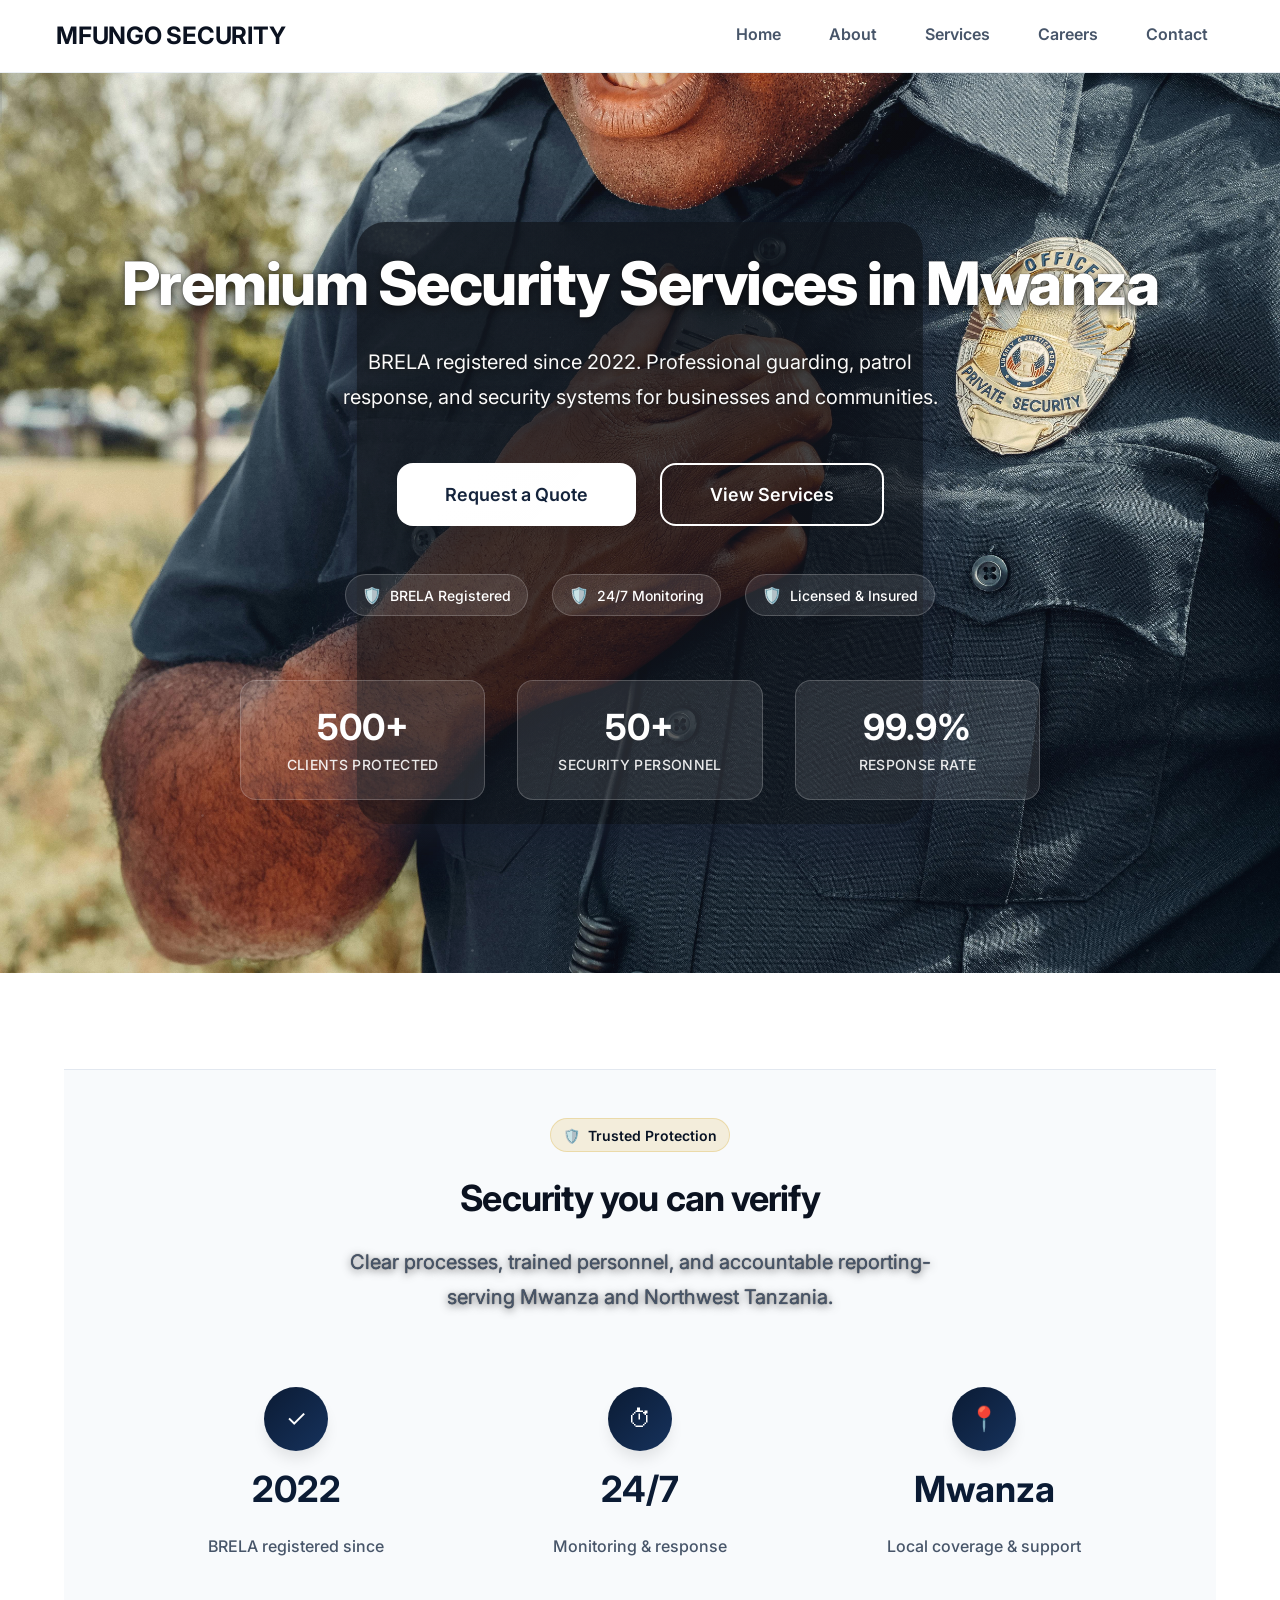
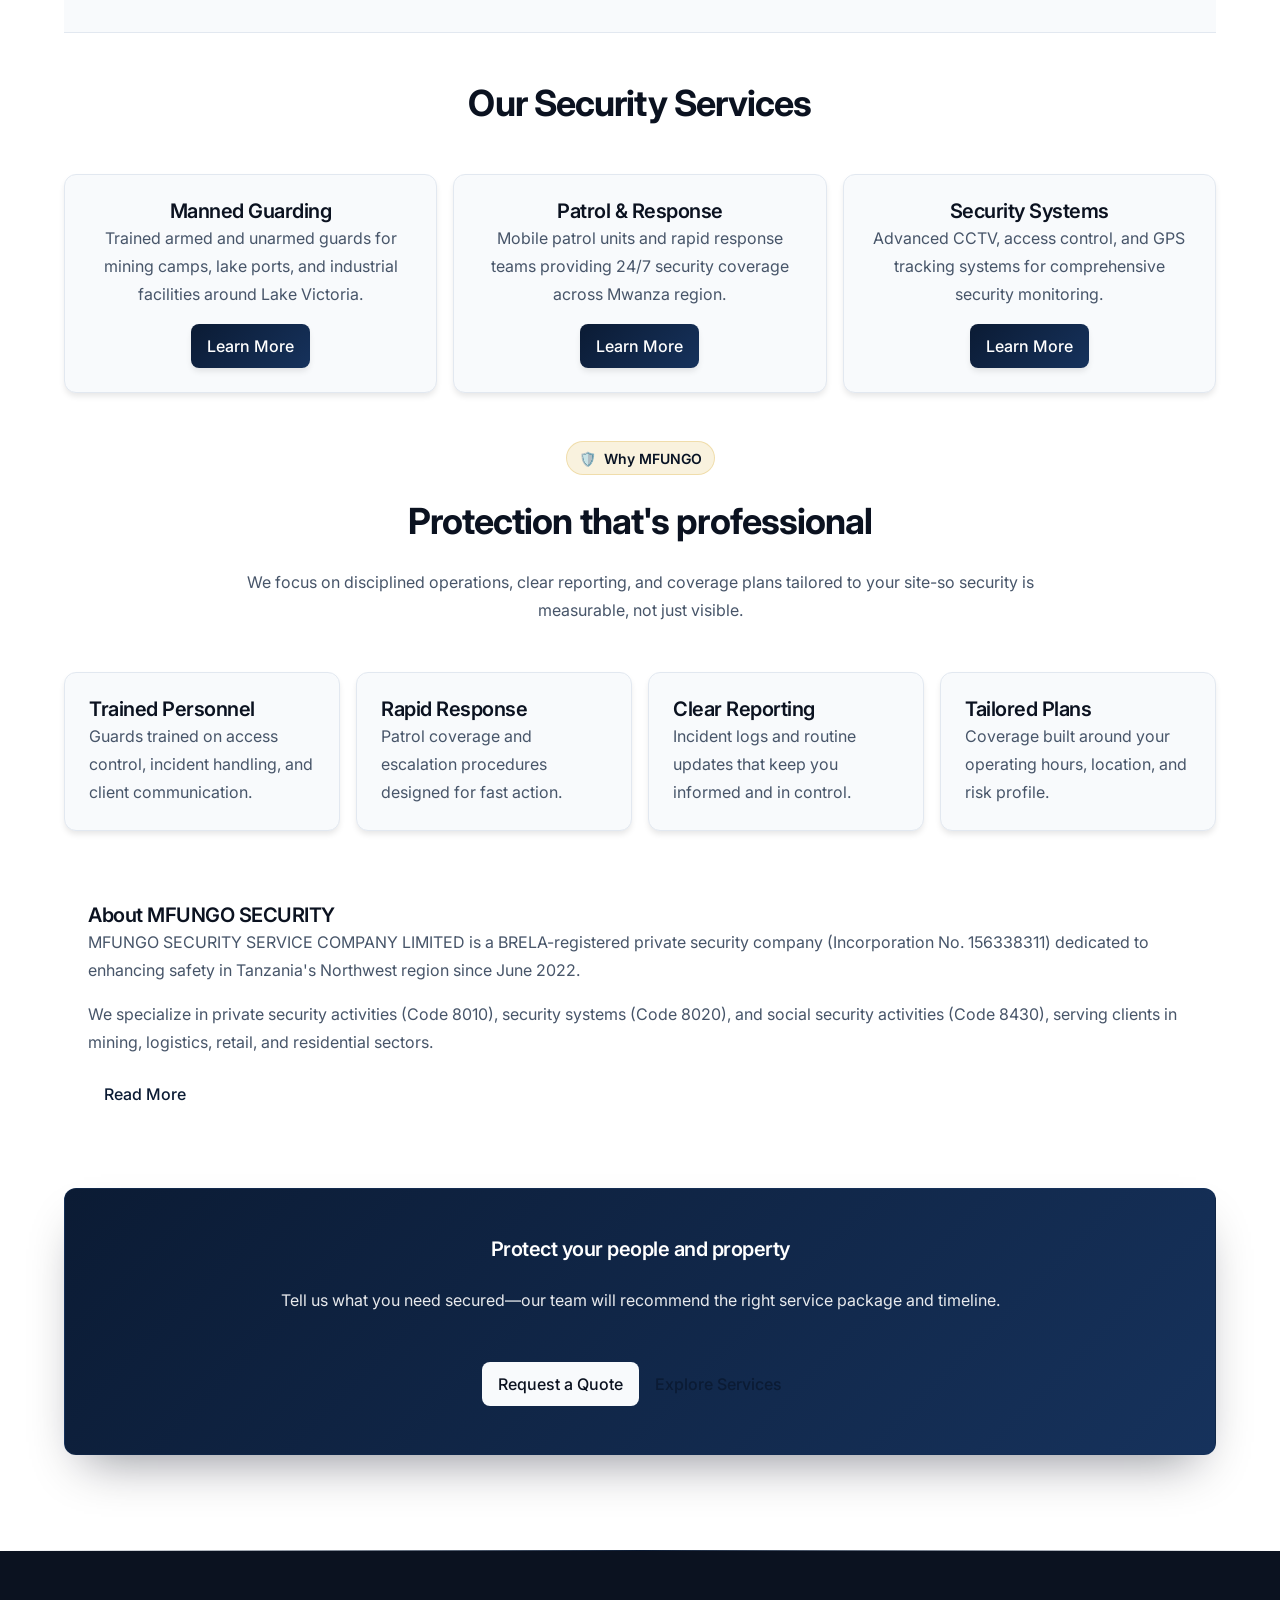
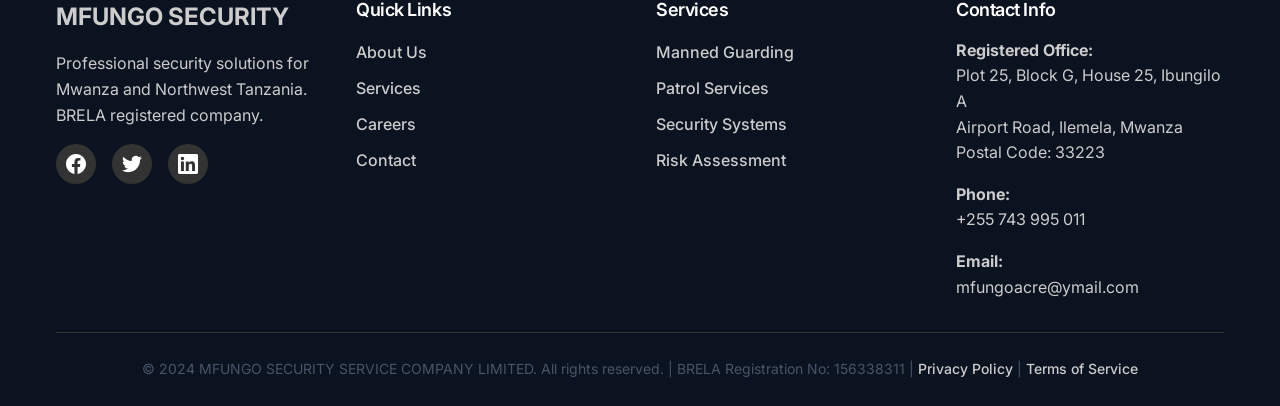
<file: index.html>
<!DOCTYPE html>
<html lang="en">
<head>
    <meta charset="UTF-8">
    <meta name="viewport" content="width=device-width, initial-scale=1.0">
    <meta name="description" content="MFUNGO SECURITY SERVICE COMPANY LIMITED - Reliable security solutions for Mwanza and beyond. BRELA registered since 2022. Private security, patrol services, and security systems.">
    <meta name="keywords" content="MFUNGO Security, security services Mwanza, private security Tanzania, BRELA registered, security systems, patrol services, Lake Victoria security">
    <meta name="author" content="MFUNGO SECURITY SERVICE COMPANY LIMITED">
    <title>MFUNGO SECURITY SERVICE COMPANY LIMITED | Mwanza, Tanzania</title>
    
    <!-- CSS -->
    <link rel="stylesheet" href="assets/css/main.css">
    <link rel="stylesheet" href="assets/css/responsive.css">
    
    <!-- Fonts -->
    <link rel="preconnect" href="https://fonts.googleapis.com">
    <link rel="preconnect" href="https://fonts.gstatic.com" crossorigin>
    <link href="https://fonts.googleapis.com/css2?family=Inter:wght@300;400;500;600;700;800&family=JetBrains+Mono:wght@400;500;600&display=swap" rel="stylesheet">
    
    <!-- Favicon -->
    <link rel="icon" type="image/x-icon" href="assets/images/favicon.ico">
</head>
<body class="d-flex flex-column min-h-screen">
    <!-- Navigation -->
    <nav class="navbar">
        <div class="navbar-container">
            <a href="index.html" class="navbar-brand">MFUNGO SECURITY</a>
            
            <button class="navbar-toggle" id="navbarToggle" aria-label="Toggle navigation" aria-controls="navbarNav" aria-expanded="false">
                <svg width="24" height="24" viewBox="0 0 24 24" fill="none" stroke="currentColor" stroke-width="2" stroke-linecap="round" stroke-linejoin="round">
                    <line x1="3" y1="12" x2="21" y2="12"></line>
                    <line x1="3" y1="6" x2="21" y2="6"></line>
                    <line x1="3" y1="18" x2="21" y2="18"></line>
                </svg>
            </button>
            
            <ul class="navbar-nav" id="navbarNav">
                <li><a href="index.html" class="navbar-link">Home</a></li>
                <li><a href="pages/about.html" class="navbar-link">About</a></li>
                <li><a href="pages/services.html" class="navbar-link">Services</a></li>
                <li><a href="pages/careers.html" class="navbar-link">Careers</a></li>
                <li><a href="pages/contact.html" class="navbar-link">Contact</a></li>
            </ul>
        </div>
    </nav>

    <!-- Hero Section -->
    <section class="hero hero--fullscreen">
        <div class="hero-background" style="background-image: url('assets/images/security.jpg');"></div>
        <div class="hero-overlay"></div>
        <div class="hero-parallax"></div>
        <div class="hero-container">
            <h1 class="hero-title">Premium Security Services in Mwanza</h1>
            <p class="hero-subtitle">BRELA registered since 2022. Professional guarding, patrol response, and security systems for businesses and communities.</p>
            <div class="hero-actions">
                <a href="pages/contact.html" class="hero-btn-primary btn-ripple">Request a Quote</a>
                <a href="pages/services.html" class="hero-btn-secondary">View Services</a>
            </div>
            <div class="hero-security-badges">
                <span class="hero-security-badge">BRELA Registered</span>
                <span class="hero-security-badge">24/7 Monitoring</span>
                <span class="hero-security-badge">Licensed & Insured</span>
            </div>
            <div class="hero-stats">
                <div class="hero-stat">
                    <div class="hero-stat-number">500+</div>
                    <div class="hero-stat-label">Clients Protected</div>
                </div>
                <div class="hero-stat">
                    <div class="hero-stat-number">50+</div>
                    <div class="hero-stat-label">Security Personnel</div>
                </div>
                <div class="hero-stat">
                    <div class="hero-stat-number">99.9%</div>
                    <div class="hero-stat-label">Response Rate</div>
                </div>
            </div>
        </div>
    </section>

    <!-- Main Content -->
    <main class="flex-1 py-6">
        <div class="container">
            <!-- Trust Section -->
            <section class="trust-section my-6">
                <div class="text-center mb-6">
                    <span class="section-kicker">Trusted Protection</span>
                    <h2 class="mt-4">Security you can verify</h2>
                    <p class="hero-subtitle" style="color: var(--text-secondary); margin-bottom: 0;">Clear processes, trained personnel, and accountable reporting-serving Mwanza and Northwest Tanzania.</p>
                </div>
                <div class="trust-grid">
                    <div class="trust-item">
                        <div class="trust-icon">✓</div>
                        <div class="trust-number">2022</div>
                        <div class="trust-label">BRELA registered since</div>
                    </div>
                    <div class="trust-item">
                        <div class="trust-icon">⏱</div>
                        <div class="trust-number">24/7</div>
                        <div class="trust-label">Monitoring & response</div>
                    </div>
                    <div class="trust-item">
                        <div class="trust-icon">📍</div>
                        <div class="trust-number">Mwanza</div>
                        <div class="trust-label">Local coverage & support</div>
                    </div>
                </div>
            </section>

            <!-- Features Section -->
            <section class="my-6">
                <h2 class="text-center mb-6">Our Security Services</h2>
                <div class="grid grid-cols-1 md:grid-cols-2 lg:grid-cols-3 gap-6">
                    <div class="card">
                        <div class="card-body text-center">
                            <h3 class="card-title">Manned Guarding</h3>
                            <p class="card-text">Trained armed and unarmed guards for mining camps, lake ports, and industrial facilities around Lake Victoria.</p>
                            <a href="pages/services.html" class="btn btn-primary">Learn More</a>
                        </div>
                    </div>
                    
                    <div class="card">
                        <div class="card-body text-center">
                            <h3 class="card-title">Patrol & Response</h3>
                            <p class="card-text">Mobile patrol units and rapid response teams providing 24/7 security coverage across Mwanza region.</p>
                            <a href="pages/about.html" class="btn btn-primary">Learn More</a>
                        </div>
                    </div>
                    
                    <div class="card">
                        <div class="card-body text-center">
                            <h3 class="card-title">Security Systems</h3>
                            <p class="card-text">Advanced CCTV, access control, and GPS tracking systems for comprehensive security monitoring.</p>
                            <a href="pages/contact.html" class="btn btn-primary">Learn More</a>
                        </div>
                    </div>
                </div>
            </section>

            <!-- Why Choose Us -->
            <section class="my-6">
                <div class="text-center mb-6">
                    <span class="section-kicker">Why MFUNGO</span>
                    <h2 class="mt-4">Protection that's professional</h2>
                    <p style="color: var(--text-secondary); max-width: 850px; margin: 0 auto;">We focus on disciplined operations, clear reporting, and coverage plans tailored to your site-so security is measurable, not just visible.</p>
                </div>
                <div class="grid grid-cols-1 md:grid-cols-2 lg:grid-cols-4 gap-6">
                    <div class="card">
                        <div class="card-body">
                            <h3 class="card-title">Trained Personnel</h3>
                            <p class="card-text">Guards trained on access control, incident handling, and client communication.</p>
                        </div>
                    </div>
                    <div class="card">
                        <div class="card-body">
                            <h3 class="card-title">Rapid Response</h3>
                            <p class="card-text">Patrol coverage and escalation procedures designed for fast action.</p>
                        </div>
                    </div>
                    <div class="card">
                        <div class="card-body">
                            <h3 class="card-title">Clear Reporting</h3>
                            <p class="card-text">Incident logs and routine updates that keep you informed and in control.</p>
                        </div>
                    </div>
                    <div class="card">
                        <div class="card-body">
                            <h3 class="card-title">Tailored Plans</h3>
                            <p class="card-text">Coverage built around your operating hours, location, and risk profile.</p>
                        </div>
                    </div>
                </div>
            </section>

            <!-- About Preview -->
            <section class="my-6">
                <div class="card-horizontal">
                    <div class="card-body">
                        <h2 class="card-title">About MFUNGO SECURITY</h2>
                        <p class="card-text">MFUNGO SECURITY SERVICE COMPANY LIMITED is a BRELA-registered private security company (Incorporation No. 156338311) dedicated to enhancing safety in Tanzania's Northwest region since June 2022.</p>
                        <p class="card-text">We specialize in private security activities (Code 8010), security systems (Code 8020), and social security activities (Code 8430), serving clients in mining, logistics, retail, and residential sectors.</p>
                        <a href="pages/about.html" class="btn btn-outline">Read More</a>
                    </div>
                </div>
            </section>

            <!-- CTA Section -->
            <section class="my-6 text-center">
                <div class="card cta-card">
                    <div class="card-body py-6">
                        <h2 class="card-title mb-4" style="color: var(--text-inverse);">Protect your people and property</h2>
                        <p class="card-text mb-6" style="color: rgba(255,255,255,0.9);">Tell us what you need secured—our team will recommend the right service package and timeline.</p>
                        <div class="flex-center gap-4 flex-wrap">
                            <a href="pages/contact.html" class="btn btn-secondary">Request a Quote</a>
                            <a href="pages/services.html" class="btn btn-outline">Explore Services</a>
                        </div>
                    </div>
                </div>
            </section>
        </div>
    </main>

    <!-- Footer -->
    <footer class="footer">
        <div class="footer-container">
            <div class="footer-content">
                <div class="footer-section">
                    <a href="index.html" class="footer-brand">MFUNGO SECURITY</a>
                    <p>Professional security solutions for Mwanza and Northwest Tanzania. BRELA registered company.</p>
                    <div class="footer-social">
                        <a href="#" aria-label="Facebook">
                            <svg width="20" height="20" viewBox="0 0 24 24" fill="currentColor">
                                <path d="M24 12.073c0-6.627-5.373-12-12-12s-12 5.373-12 12c0 5.99 4.388 10.954 10.125 11.854v-8.385H7.078v-3.47h3.047V9.43c0-3.007 1.792-4.669 4.533-4.669 1.312 0 2.686.235 2.686.235v2.953H15.83c-1.491 0-1.956.925-1.956 1.874v2.25h3.328l-.532 3.47h-2.796v8.385C19.612 23.027 24 18.062 24 12.073z"/>
                            </svg>
                        </a>
                        <a href="#" aria-label="Twitter">
                            <svg width="20" height="20" viewBox="0 0 24 24" fill="currentColor">
                                <path d="M23.953 4.57a10 10 0 01-2.825.775 4.958 4.958 0 002.163-2.723c-.951.555-2.005.959-3.127 1.184a4.92 4.92 0 00-8.384 4.482C7.69 8.095 4.067 6.13 1.64 3.162a4.822 4.822 0 00-.666 2.475c0 1.71.87 3.213 2.188 4.096a4.904 4.904 0 01-2.228-.616v.06a4.923 4.923 0 003.946 4.827 4.996 4.996 0 01-2.212.085 4.936 4.936 0 004.604 3.417 9.867 9.867 0 01-6.102 2.105c-.39 0-.779-.023-1.17-.067a13.995 13.995 0 007.557 2.209c9.053 0 13.998-7.496 13.998-13.985 0-.21 0-.42-.015-.63A9.935 9.935 0 0024 4.59z"/>
                            </svg>
                        </a>
                        <a href="#" aria-label="LinkedIn">
                            <svg width="20" height="20" viewBox="0 0 24 24" fill="currentColor">
                                <path d="M20.447 20.452h-3.554v-5.569c0-1.328-.027-3.037-1.852-3.037-1.853 0-2.136 1.445-2.136 2.939v5.667H9.351V9h3.414v1.561h.046c.477-.9 1.637-1.85 3.37-1.85 3.601 0 4.267 2.37 4.267 5.455v6.286zM5.337 7.433c-1.144 0-2.063-.926-2.063-2.065 0-1.138.92-2.063 2.063-2.063 1.14 0 2.064.925 2.064 2.063 0 1.139-.925 2.065-2.064 2.065zm1.782 13.019H3.555V9h3.564v11.452zM22.225 0H1.771C.792 0 0 .774 0 1.729v20.542C0 23.227.792 24 1.771 24h20.451C23.2 24 24 23.227 24 22.271V1.729C24 .774 23.2 0 22.222 0h.003z"/>
                            </svg>
                        </a>
                    </div>
                </div>
                
                <div class="footer-section">
                    <h3>Quick Links</h3>
                    <ul>
                        <li><a href="pages/about.html">About Us</a></li>
                        <li><a href="pages/services.html">Services</a></li>
                        <li><a href="pages/careers.html">Careers</a></li>
                        <li><a href="pages/contact.html">Contact</a></li>
                    </ul>
                </div>
                
                <div class="footer-section">
                    <h3>Services</h3>
                    <ul>
                        <li><a href="pages/services.html">Manned Guarding</a></li>
                        <li><a href="pages/services.html">Patrol Services</a></li>
                        <li><a href="pages/services.html">Security Systems</a></li>
                        <li><a href="pages/services.html">Risk Assessment</a></li>
                    </ul>
                </div>
                
                <div class="footer-section">
                    <h3>Contact Info</h3>
                    <p><strong>Registered Office:</strong><br>Plot 25, Block G, House 25, Ibungilo A<br>Airport Road, Ilemela, Mwanza<br>Postal Code: 33223</p>
                    <p><strong>Phone:</strong><br>+255 743 995 011</p>
                    <p><strong>Email:</strong><br>mfungoacre@ymail.com</p>
                </div>
            </div>
            
            <div class="footer-bottom">
                <p>&copy; 2024 MFUNGO SECURITY SERVICE COMPANY LIMITED. All rights reserved. | BRELA Registration No: 156338311 | <a href="pages/privacy.html">Privacy Policy</a> | <a href="pages/terms.html">Terms of Service</a></p>
            </div>
        </div>
    </footer>

    <!-- JavaScript -->
    <script src="assets/js/main.js" defer></script>
</body>
</html>
</file>
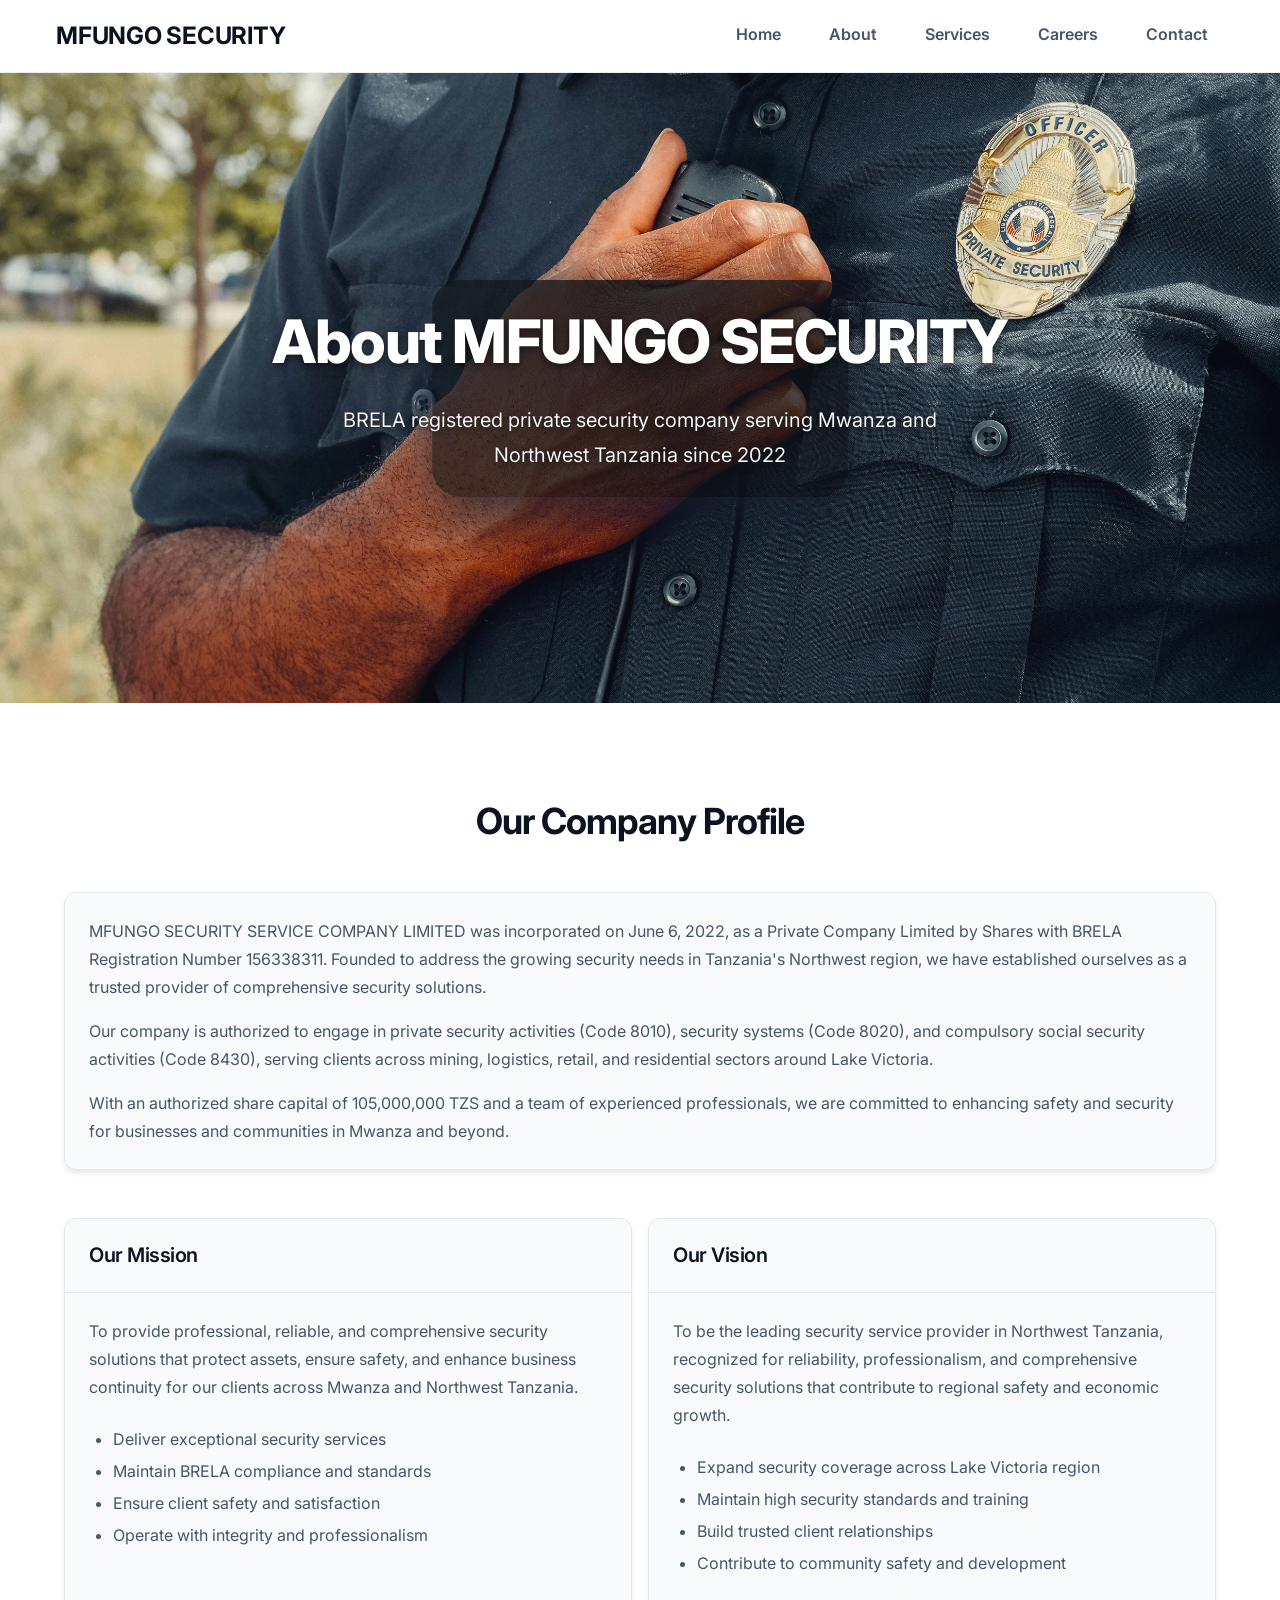
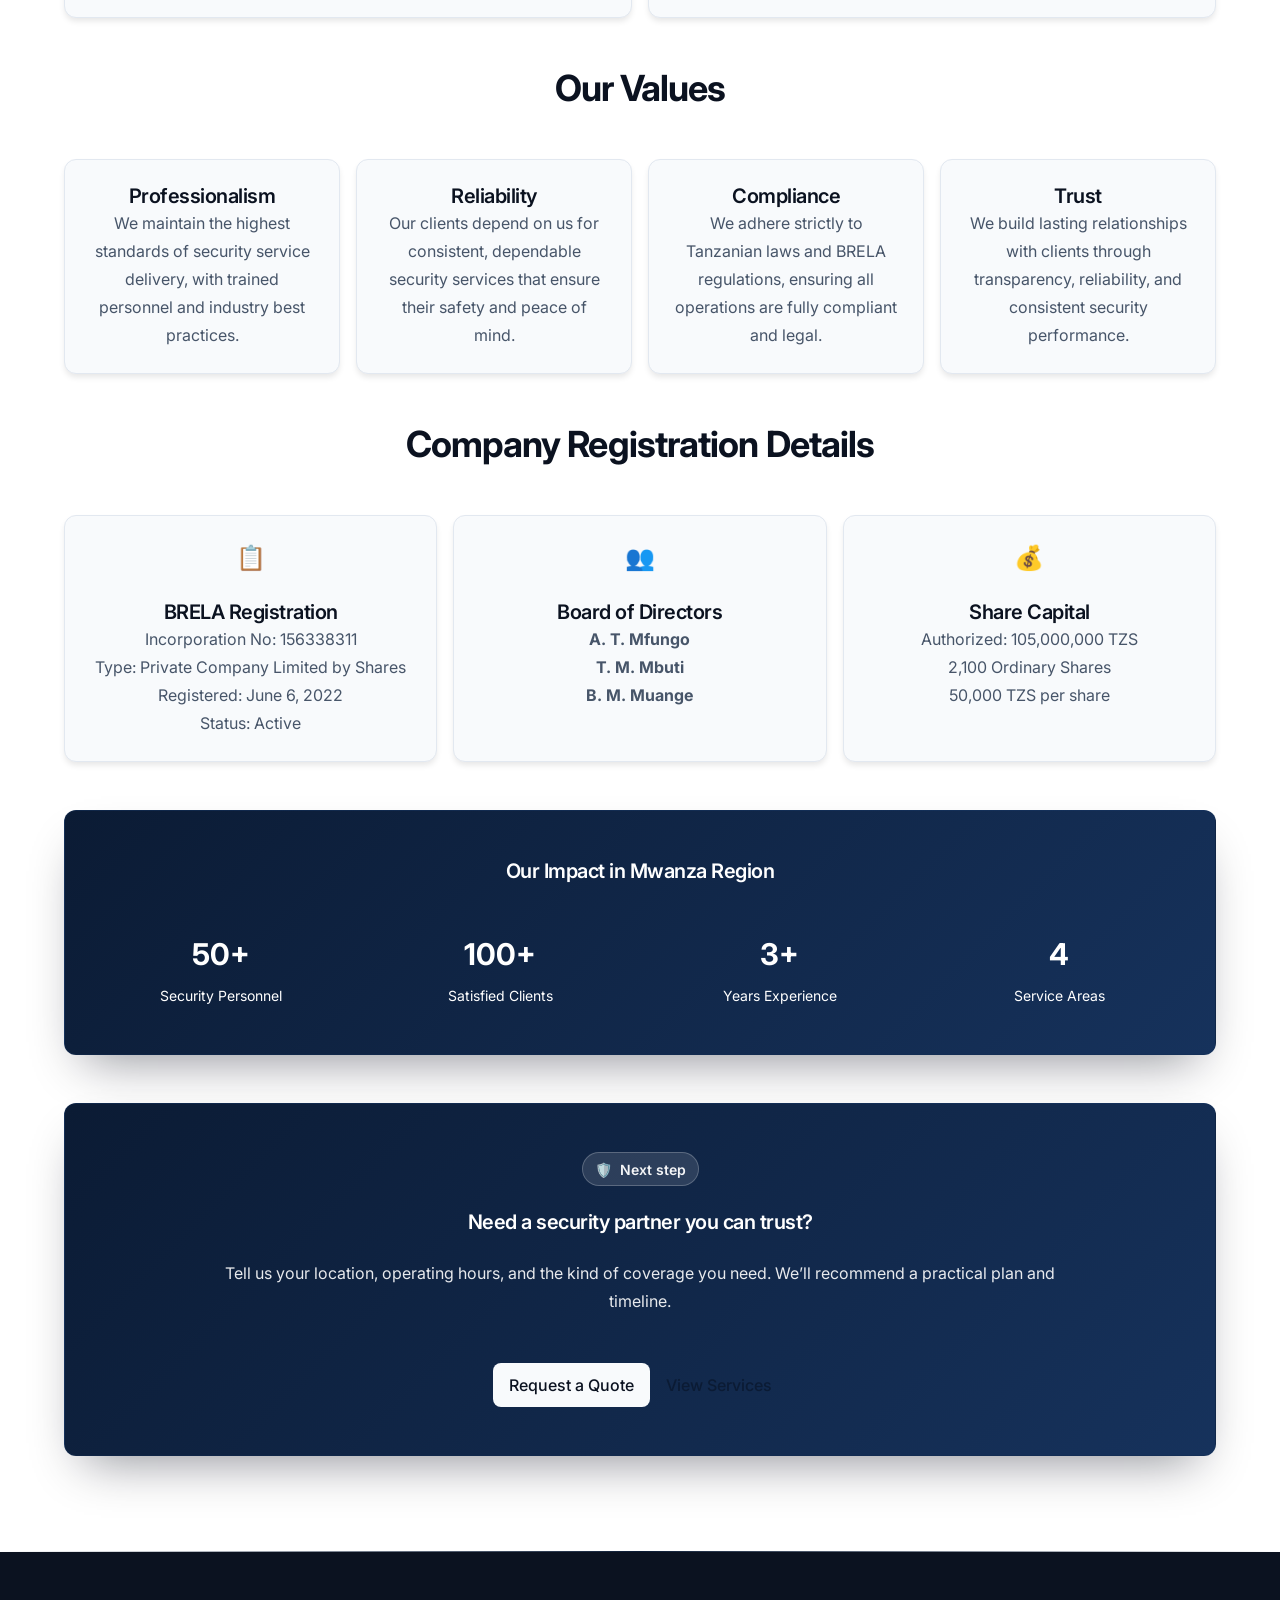
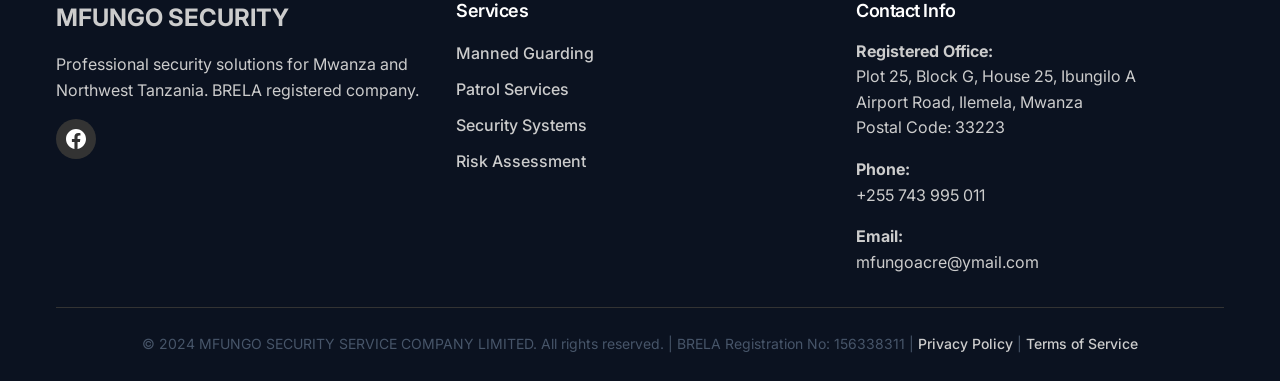
<file: pages/about.html>
<!DOCTYPE html>
<html lang="en">
<head>
    <meta charset="UTF-8">
    <meta name="viewport" content="width=device-width, initial-scale=1.0">
    <meta name="description" content="Learn about MFUNGO SECURITY SERVICE COMPANY LIMITED - BRELA registered private security company in Mwanza, Tanzania since 2022. Company profile, directors, and mission.">
    <meta name="keywords" content="MFUNGO Security about, BRELA registered, private security Tanzania, company profile, Mwanza security, security directors">
    <meta name="author" content="MFUNGO SECURITY SERVICE COMPANY LIMITED">
    <title>About Us - MFUNGO SECURITY SERVICE COMPANY LIMITED</title>
    
    <!-- CSS -->
    <link rel="stylesheet" href="../assets/css/main.css">
    <link rel="stylesheet" href="../assets/css/responsive.css">
    
    <!-- Fonts -->
    <link rel="preconnect" href="https://fonts.googleapis.com">
    <link rel="preconnect" href="https://fonts.gstatic.com" crossorigin>
    <link href="https://fonts.googleapis.com/css2?family=Inter:wght@300;400;500;600;700;800&family=JetBrains+Mono:wght@400;500;600&display=swap" rel="stylesheet">
    
    <!-- Favicon -->
    <link rel="icon" type="image/x-icon" href="../assets/images/favicon.ico">
</head>
<body class="d-flex flex-column min-h-screen">
    <!-- Navigation -->
    <nav class="navbar">
        <div class="navbar-container">
            <a href="../index.html" class="navbar-brand" data-i18n="brand.name">MFUNGO SECURITY</a>
            
            <button class="navbar-toggle" id="navbarToggle" aria-label="Toggle navigation" aria-controls="navbarNav" aria-expanded="false">
                <svg width="24" height="24" viewBox="0 0 24 24" fill="none" stroke="currentColor" stroke-width="2" stroke-linecap="round" stroke-linejoin="round">
                    <line x1="3" y1="12" x2="21" y2="12"></line>
                    <line x1="3" y1="6" x2="21" y2="6"></line>
                    <line x1="3" y1="18" x2="21" y2="18"></line>
                </svg>
            </button>
            
            <ul class="navbar-nav" id="navbarNav">
                <li><a href="../index.html" class="navbar-link" data-i18n="nav.home">Home</a></li>
                <li><a href="about.html" class="navbar-link" data-i18n="nav.about">About</a></li>
                <li><a href="services.html" class="navbar-link" data-i18n="nav.services">Services</a></li>
                <li><a href="careers.html" class="navbar-link" data-i18n="nav.careers">Careers</a></li>
                <li><a href="contact.html" class="navbar-link" data-i18n="nav.contact">Contact</a></li>
            </ul>
        </div>
    </nav>

    <!-- Hero Section -->
    <section class="hero">
        <div class="hero-background" style="background-image: url('../assets/images/security.jpg');"></div>
        <div class="hero-overlay"></div>
        <div class="hero-parallax"></div>
        <div class="hero-container">
            <h1 class="hero-title" data-i18n="about.hero.title">About MFUNGO SECURITY</h1>
            <p class="hero-subtitle" data-i18n="about.hero.subtitle">BRELA registered private security company serving Mwanza and Northwest Tanzania since 2022</p>
        </div>
    </section>

    <!-- Main Content -->
    <main class="flex-1 py-6">
        <div class="container">
            <!-- Our Story -->
            <section class="my-6">
                <h2 class="text-center mb-6">Our Company Profile</h2>
                <div class="card">
                    <div class="card-body">
                        <p class="card-text">MFUNGO SECURITY SERVICE COMPANY LIMITED was incorporated on June 6, 2022, as a Private Company Limited by Shares with BRELA Registration Number 156338311. Founded to address the growing security needs in Tanzania's Northwest region, we have established ourselves as a trusted provider of comprehensive security solutions.</p>
                        <p class="card-text">Our company is authorized to engage in private security activities (Code 8010), security systems (Code 8020), and compulsory social security activities (Code 8430), serving clients across mining, logistics, retail, and residential sectors around Lake Victoria.</p>
                        <p class="card-text">With an authorized share capital of 105,000,000 TZS and a team of experienced professionals, we are committed to enhancing safety and security for businesses and communities in Mwanza and beyond.</p>
                    </div>
                </div>
            </section>

            <!-- Mission & Vision -->
            <section class="my-6">
                <div class="grid grid-cols-1 md:grid-cols-2 gap-6">
                    <div class="card">
                        <div class="card-header">
                            <h3 class="card-title">Our Mission</h3>
                        </div>
                        <div class="card-body">
                            <p class="card-text">To provide professional, reliable, and comprehensive security solutions that protect assets, ensure safety, and enhance business continuity for our clients across Mwanza and Northwest Tanzania.</p>
                            <ul class="mt-4">
                                <li>Deliver exceptional security services</li>
                                <li>Maintain BRELA compliance and standards</li>
                                <li>Ensure client safety and satisfaction</li>
                                <li>Operate with integrity and professionalism</li>
                            </ul>
                        </div>
                    </div>
                    
                    <div class="card">
                        <div class="card-header">
                            <h3 class="card-title">Our Vision</h3>
                        </div>
                        <div class="card-body">
                            <p class="card-text">To be the leading security service provider in Northwest Tanzania, recognized for reliability, professionalism, and comprehensive security solutions that contribute to regional safety and economic growth.</p>
                            <ul class="mt-4">
                                <li>Expand security coverage across Lake Victoria region</li>
                                <li>Maintain high security standards and training</li>
                                <li>Build trusted client relationships</li>
                                <li>Contribute to community safety and development</li>
                            </ul>
                        </div>
                    </div>
                </div>
            </section>

            <!-- Our Values -->
            <section class="my-6">
                <h2 class="text-center mb-6">Our Values</h2>
                <div class="grid grid-cols-1 md:grid-cols-2 lg:grid-cols-4 gap-6">
                    <div class="card text-center">
                        <div class="card-body">
                            <h4 class="card-title">Professionalism</h4>
                            <p class="card-text">We maintain the highest standards of security service delivery, with trained personnel and industry best practices.</p>
                        </div>
                    </div>
                    
                    <div class="card text-center">
                        <div class="card-body">
                            <h4 class="card-title">Reliability</h4>
                            <p class="card-text">Our clients depend on us for consistent, dependable security services that ensure their safety and peace of mind.</p>
                        </div>
                    </div>
                    
                    <div class="card text-center">
                        <div class="card-body">
                            <h4 class="card-title">Compliance</h4>
                            <p class="card-text">We adhere strictly to Tanzanian laws and BRELA regulations, ensuring all operations are fully compliant and legal.</p>
                        </div>
                    </div>
                    
                    <div class="card text-center">
                        <div class="card-body">
                            <h4 class="card-title">Trust</h4>
                            <p class="card-text">We build lasting relationships with clients through transparency, reliability, and consistent security performance.</p>
                        </div>
                    </div>
                </div>
            </section>

            <!-- Team -->
            <section class="my-6">
                <h2 class="text-center mb-6">Company Registration Details</h2>
                <div class="grid grid-cols-1 md:grid-cols-2 lg:grid-cols-3 gap-6">
                    <div class="card text-center">
                        <div class="card-body">
                            <div class="w-16 h-16 mx-auto mb-4 rounded-full bg-primary bg-opacity-10 flex items-center justify-center">
                                <span class="text-2xl font-bold text-primary">📋</span>
                            </div>
                            <h4 class="card-title">BRELA Registration</h4>
                            <p class="card-text">Incorporation No: 156338311<br>Type: Private Company Limited by Shares<br>Registered: June 6, 2022<br>Status: Active</p>
                        </div>
                    </div>
                    
                    <div class="card text-center">
                        <div class="card-body">
                            <div class="w-16 h-16 mx-auto mb-4 rounded-full bg-primary bg-opacity-10 flex items-center justify-center">
                                <span class="text-2xl font-bold text-primary">👥</span>
                            </div>
                            <h4 class="card-title">Board of Directors</h4>
                            <p class="card-text"><strong>A. T. Mfungo</strong><br><strong>T. M. Mbuti</strong><br><strong>B. M. Muange</strong></p>
                        </div>
                    </div>
                    
                    <div class="card text-center">
                        <div class="card-body">
                            <div class="w-16 h-16 mx-auto mb-4 rounded-full bg-primary bg-opacity-10 flex items-center justify-center">
                                <span class="text-2xl font-bold text-primary">💰</span>
                            </div>
                            <h4 class="card-title">Share Capital</h4>
                            <p class="card-text">Authorized: 105,000,000 TZS<br>2,100 Ordinary Shares<br>50,000 TZS per share</p>
                        </div>
                    </div>
                </div>
            </section>

            <!-- Stats -->
            <section class="my-6">
                <div class="card cta-card">
                    <div class="card-body py-6">
                        <h2 class="card-title text-center mb-6" style="color: var(--text-inverse);">Our Impact in Mwanza Region</h2>
                        <div class="grid grid-cols-2 md:grid-cols-4 gap-6 text-center">
                            <div>
                                <div class="text-3xl font-bold mb-2">50+</div>
                                <div class="text-sm">Security Personnel</div>
                            </div>
                            <div>
                                <div class="text-3xl font-bold mb-2">100+</div>
                                <div class="text-sm">Satisfied Clients</div>
                            </div>
                            <div>
                                <div class="text-3xl font-bold mb-2">3+</div>
                                <div class="text-sm">Years Experience</div>
                            </div>
                            <div>
                                <div class="text-3xl font-bold mb-2">4</div>
                                <div class="text-sm">Service Areas</div>
                            </div>
                        </div>
                    </div>
                </div>
            </section>

            <!-- CTA -->
            <section class="my-6 text-center">
                <div class="card cta-card">
                    <div class="card-body py-6">
                        <span class="section-kicker" style="background: rgba(255,255,255,0.12); border-color: rgba(255,255,255,0.22); color: rgba(255,255,255,0.95);">Next step</span>
                        <h2 class="card-title mb-4 mt-4" style="color: var(--text-inverse);">Need a security partner you can trust?</h2>
                        <p class="card-text mb-6" style="color: rgba(255,255,255,0.9); max-width: 850px; margin-left: auto; margin-right: auto;">Tell us your location, operating hours, and the kind of coverage you need. We’ll recommend a practical plan and timeline.</p>
                        <div class="flex-center gap-4 flex-wrap">
                            <a href="contact.html" class="btn btn-secondary">Request a Quote</a>
                            <a href="services.html" class="btn btn-outline">View Services</a>
                        </div>
                    </div>
                </div>
            </section>
        </div>
    </main>

    <!-- Footer -->
    <footer class="footer">
        <div class="footer-container">
            <div class="footer-content">
                <div class="footer-section">
                    <a href="../index.html" class="footer-brand">MFUNGO SECURITY</a>
                    <p>Professional security solutions for Mwanza and Northwest Tanzania. BRELA registered company.</p>
                    <div class="footer-social">
                        <a href="#" aria-label="Facebook">
                            <svg width="20" height="20" viewBox="0 0 24 24" fill="currentColor">
                                <path d="M24 12.073c0-6.627-5.373-12-12-12s-12 5.373-12 12c0 5.99 4.388 10.954 10.125 11.854v-8.385H7.078v-3.47h3.047V9.43c0-3.007 1.792-4.669 4.533-4.669 1.312 0 2.686.235 2.686.235v2.953H15.83c-1.491 0-1.956.925-1.956 1.874v2.25h3.328l-.532 3.47h-2.796v8.385C19.612 23.027 24 18.062 24 12.073z"/>
                            </svg>
                        </a>
                    </div>
                </div>
                
                <div class="footer-section">
                    <h3>Services</h3>
                    <ul>
                        <li><a href="services.html">Manned Guarding</a></li>
                        <li><a href="services.html">Patrol Services</a></li>
                        <li><a href="services.html">Security Systems</a></li>
                        <li><a href="services.html">Risk Assessment</a></li>
                    </ul>
                </div>
                
                <div class="footer-section">
                    <h3>Contact Info</h3>
                    <p><strong>Registered Office:</strong><br>Plot 25, Block G, House 25, Ibungilo A<br>Airport Road, Ilemela, Mwanza<br>Postal Code: 33223</p>
                    <p><strong>Phone:</strong><br>+255 743 995 011</p>
                    <p><strong>Email:</strong><br>mfungoacre@ymail.com</p>
                </div>
            </div>
            
            <div class="footer-bottom">
                <p>&copy; 2024 MFUNGO SECURITY SERVICE COMPANY LIMITED. All rights reserved. | BRELA Registration No: 156338311 | <a href="privacy.html">Privacy Policy</a> | <a href="terms.html">Terms of Service</a></p>
            </div>
        </div>
    </footer>

    <!-- JavaScript -->
    <script src="../assets/js/main.js" defer></script>
</body>
</html>
</file>
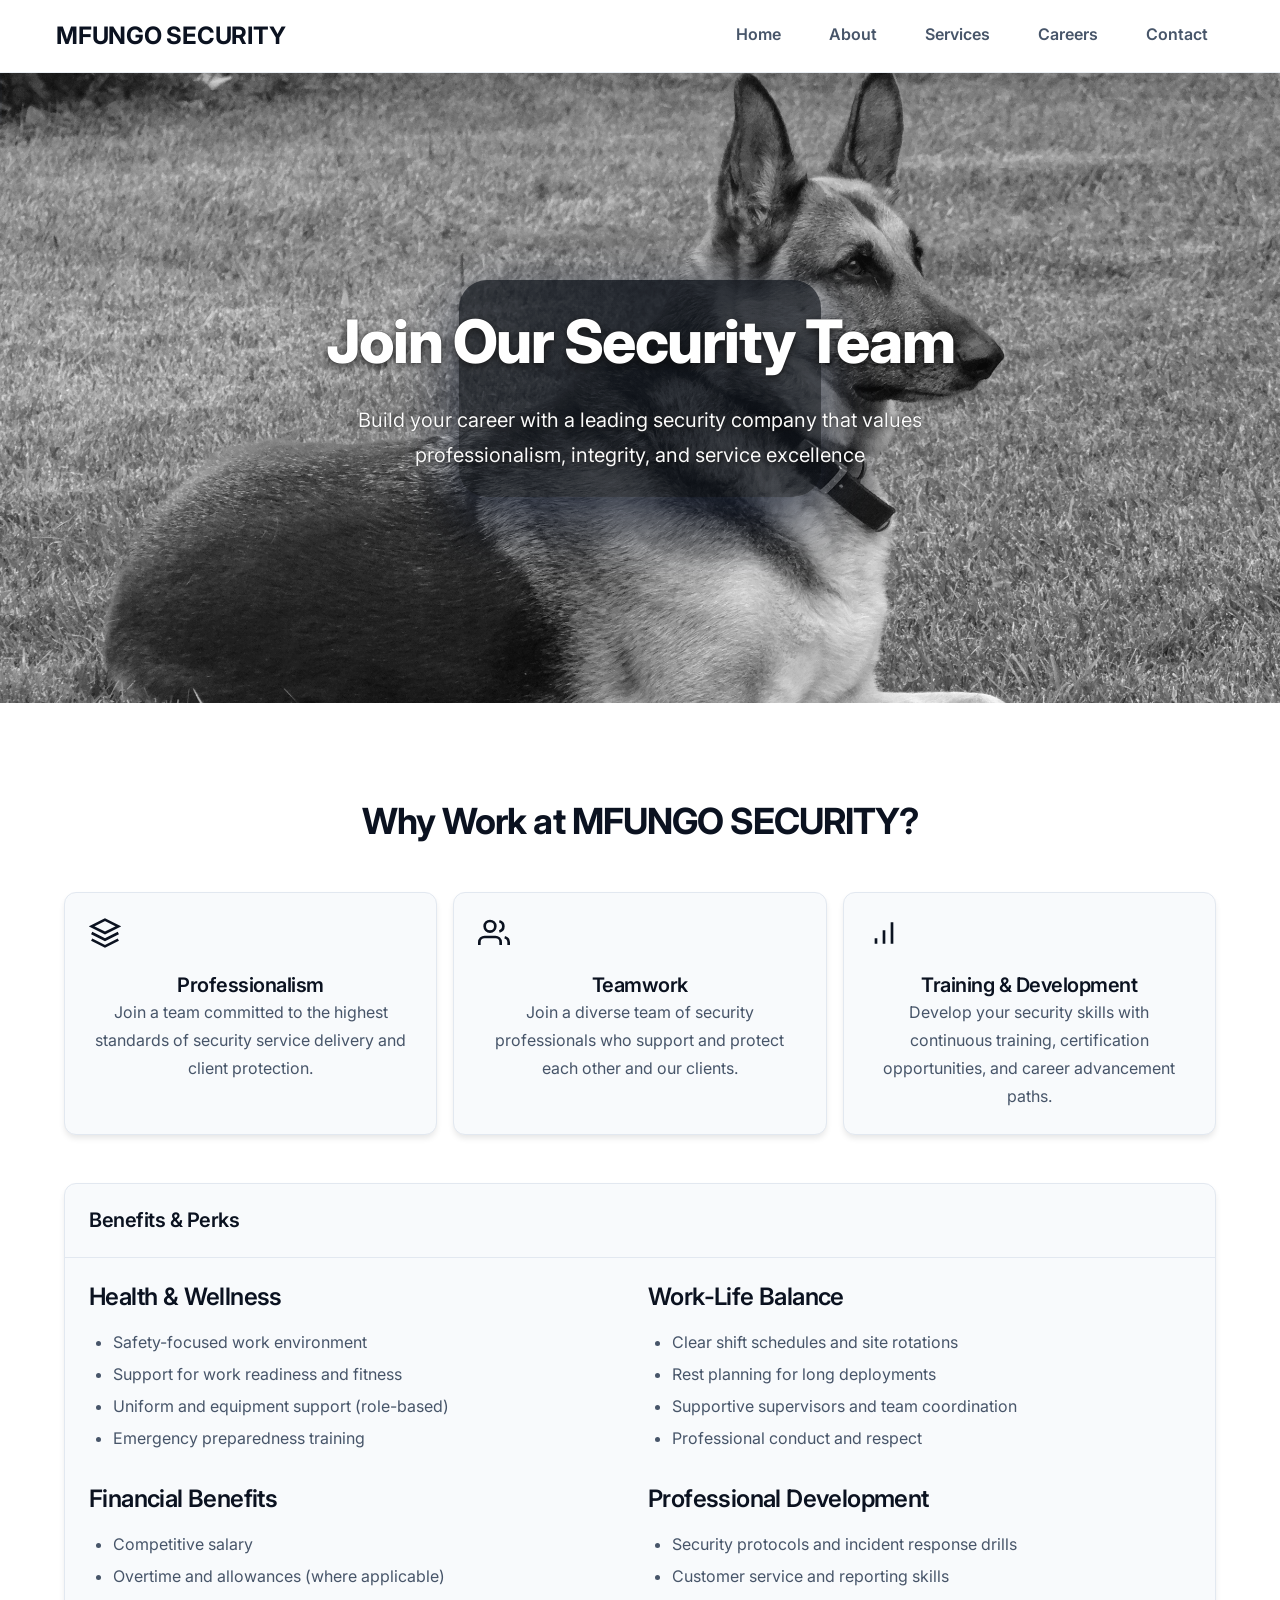
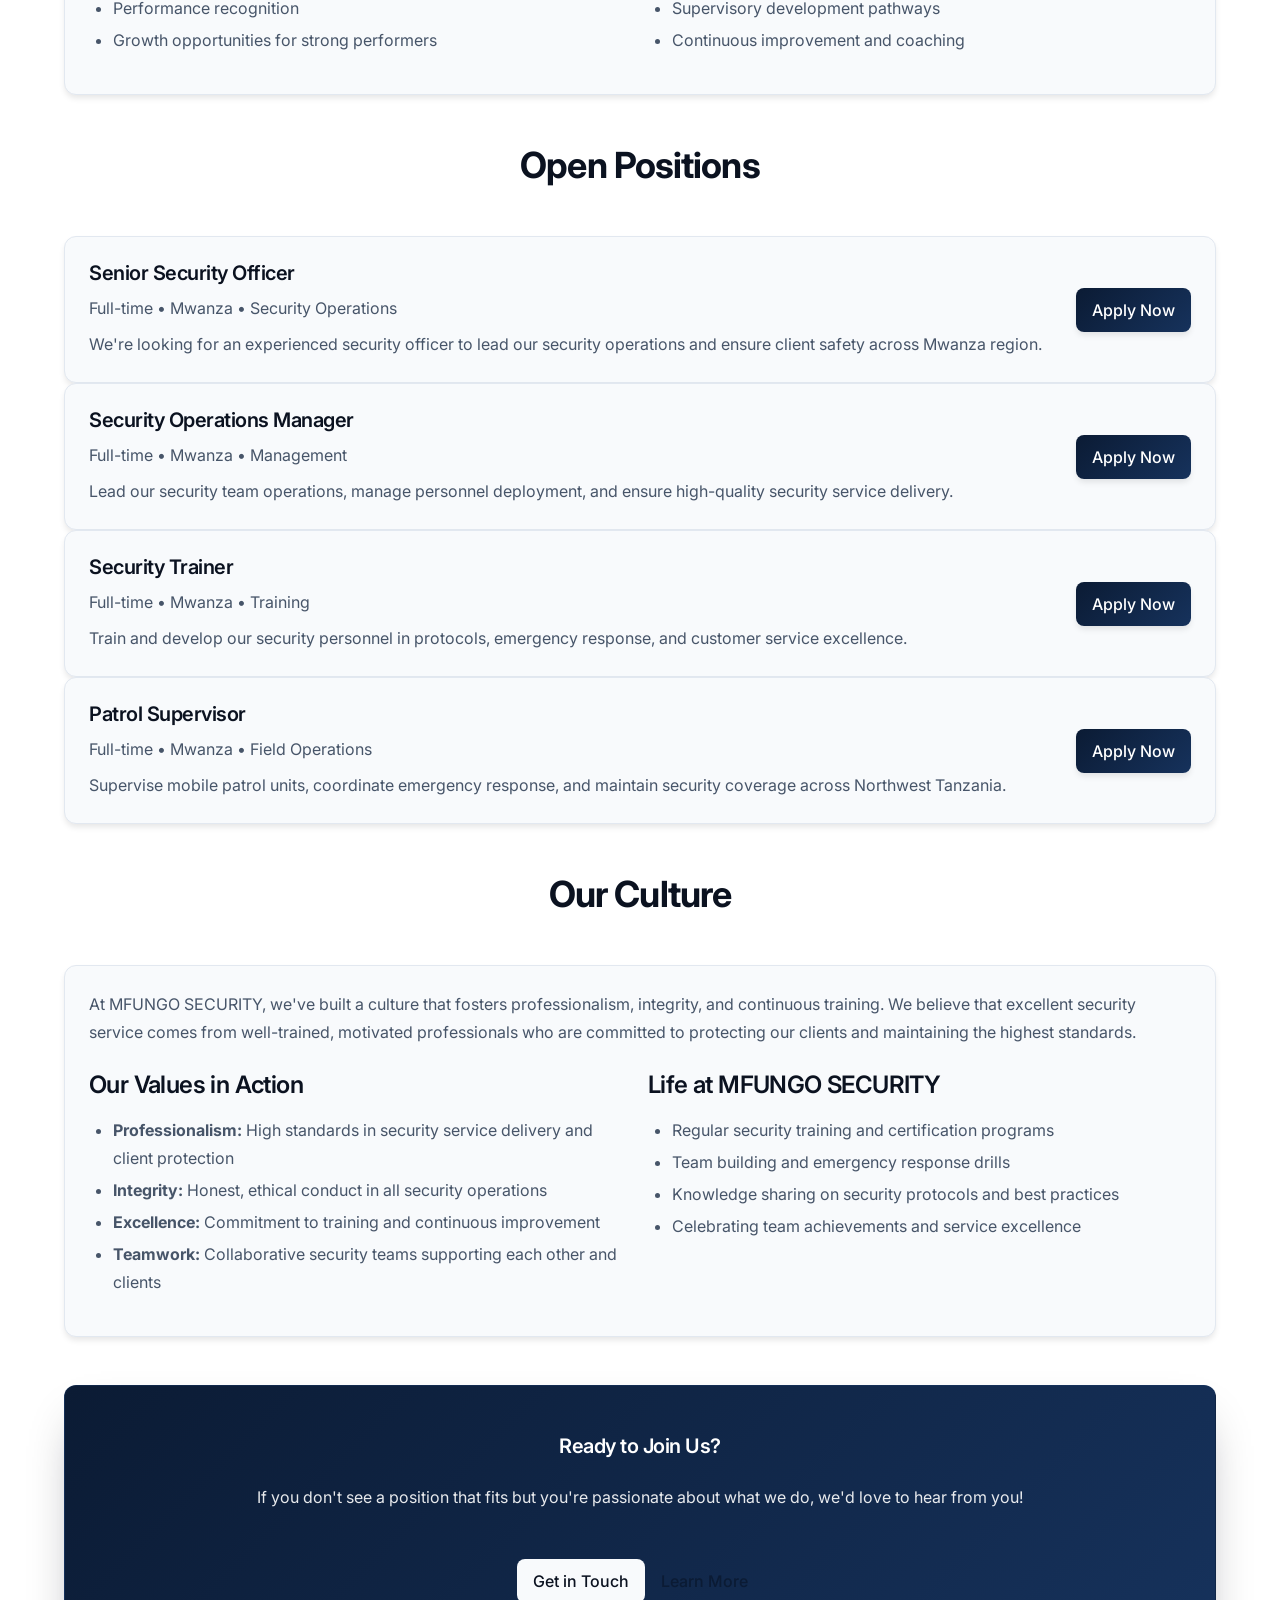
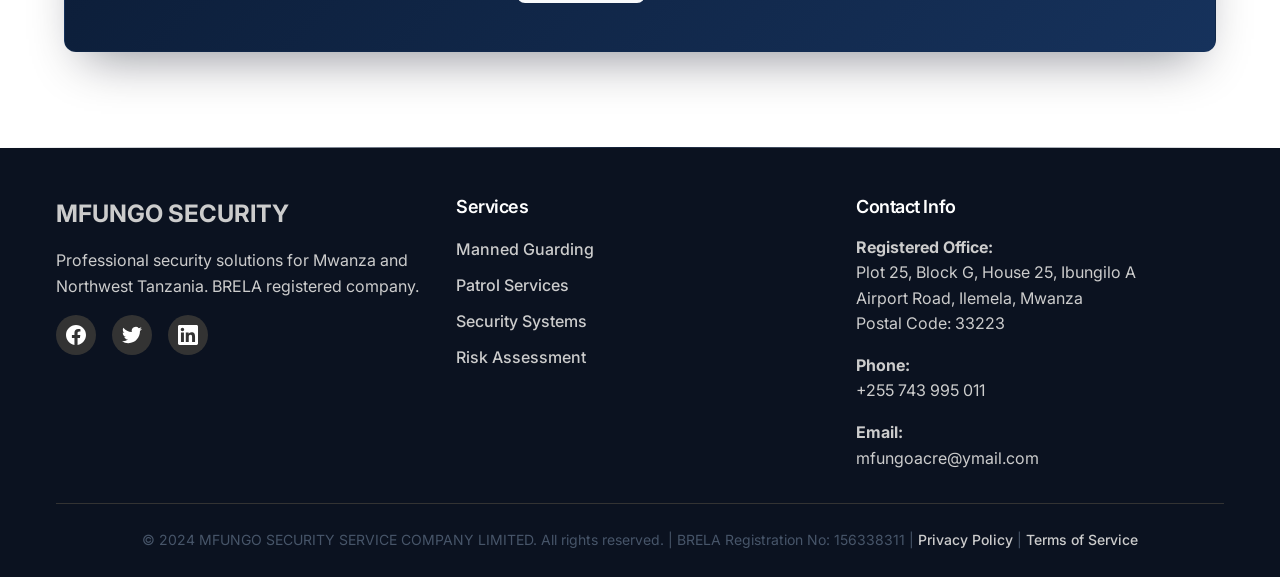
<file: pages/careers.html>
<!DOCTYPE html>
<html lang="en">
<head>
    <meta charset="UTF-8">
    <meta name="viewport" content="width=device-width, initial-scale=1.0">
    <meta name="description" content="Join MFUNGO SECURITY SERVICE COMPANY LIMITED - Explore security career opportunities in Mwanza, Tanzania. BRELA registered security company.">
    <meta name="keywords" content="security careers, security jobs Tanzania, Mwanza security careers, security guard jobs, MFUNGO Security careers">
    <meta name="author" content="MFUNGO SECURITY SERVICE COMPANY LIMITED">
    <title>Careers - MFUNGO SECURITY SERVICE COMPANY LIMITED</title>
    
    <!-- CSS -->
    <link rel="stylesheet" href="../assets/css/main.css">
    <link rel="stylesheet" href="../assets/css/responsive.css">
    <link rel="stylesheet" href="../assets/css/application.css">
    
    <!-- Fonts -->
    <link rel="preconnect" href="https://fonts.googleapis.com">
    <link rel="preconnect" href="https://fonts.gstatic.com" crossorigin>
    <link href="https://fonts.googleapis.com/css2?family=Inter:wght@300;400;500;600;700;800&family=JetBrains+Mono:wght@400;500;600&display=swap" rel="stylesheet">
    
    <!-- Favicon -->
    <link rel="icon" type="image/x-icon" href="../assets/images/favicon.ico">
</head>
<body class="d-flex flex-column min-h-screen">
    <!-- Navigation -->
    <nav class="navbar">
        <div class="navbar-container">
            <a href="../index.html" class="navbar-brand" data-i18n="brand.name">MFUNGO SECURITY</a>
            
            <button class="navbar-toggle" id="navbarToggle" aria-label="Toggle navigation" aria-controls="navbarNav" aria-expanded="false">
                <svg width="24" height="24" viewBox="0 0 24 24" fill="none" stroke="currentColor" stroke-width="2" stroke-linecap="round" stroke-linejoin="round">
                    <line x1="3" y1="12" x2="21" y2="12"></line>
                    <line x1="3" y1="6" x2="21" y2="6"></line>
                    <line x1="3" y1="18" x2="21" y2="18"></line>
                </svg>
            </button>
            
            <ul class="navbar-nav" id="navbarNav">
                <li><a href="../index.html" class="navbar-link" data-i18n="nav.home">Home</a></li>
                <li><a href="about.html" class="navbar-link" data-i18n="nav.about">About</a></li>
                <li><a href="services.html" class="navbar-link" data-i18n="nav.services">Services</a></li>
                <li><a href="careers.html" class="navbar-link" data-i18n="nav.careers">Careers</a></li>
                <li><a href="contact.html" class="navbar-link" data-i18n="nav.contact">Contact</a></li>
            </ul>
        </div>
    </nav>

    <!-- Hero Section -->
    <section class="hero">
        <div class="hero-background" style="background-image: url('../assets/images/canine.jpg');"></div>
        <div class="hero-overlay"></div>
        <div class="hero-parallax"></div>
        <div class="hero-container">
            <h1 class="hero-title" data-i18n="careers.hero.title">Join Our Security Team</h1>
            <p class="hero-subtitle" data-i18n="careers.hero.subtitle">Build your career with a leading security company that values professionalism, integrity, and service excellence</p>
        </div>
    </section>

    <!-- Main Content -->
    <main class="flex-1 py-6">
        <div class="container">
            <!-- Why Join Us -->
            <section class="my-6">
                <h2 class="text-center mb-6">Why Work at MFUNGO SECURITY?</h2>
                <div class="grid grid-cols-1 md:grid-cols-2 lg:grid-cols-3 gap-6">
                    <div class="card text-center">
                        <div class="card-body">
                            <div class="w-16 h-16 mx-auto mb-4 rounded-full bg-primary bg-opacity-10 flex items-center justify-center">
                                <svg width="32" height="32" viewBox="0 0 24 24" fill="none" stroke="currentColor" stroke-width="2">
                                    <path d="M12 2L2 7l10 5 10-5-10-5z"></path>
                                    <path d="M2 17l10 5 10-5"></path>
                                    <path d="M2 12l10 5 10-5"></path>
                                </svg>
                            </div>
                            <h4 class="card-title">Professionalism</h4>
                            <p class="card-text">Join a team committed to the highest standards of security service delivery and client protection.</p>
                        </div>
                    </div>
                    
                    <div class="card text-center">
                        <div class="card-body">
                            <div class="w-16 h-16 mx-auto mb-4 rounded-full bg-primary bg-opacity-10 flex items-center justify-center">
                                <svg width="32" height="32" viewBox="0 0 24 24" fill="none" stroke="currentColor" stroke-width="2">
                                    <path d="M17 21v-2a4 4 0 0 0-4-4H5a4 4 0 0 0-4 4v2"></path>
                                    <circle cx="9" cy="7" r="4"></circle>
                                    <path d="M23 21v-2a4 4 0 0 0-3-3.87"></path>
                                    <path d="M16 3.13a4 4 0 0 1 0 7.75"></path>
                                </svg>
                            </div>
                            <h4 class="card-title">Teamwork</h4>
                            <p class="card-text">Join a diverse team of security professionals who support and protect each other and our clients.</p>
                        </div>
                    </div>
                    
                    <div class="card text-center">
                        <div class="card-body">
                            <div class="w-16 h-16 mx-auto mb-4 rounded-full bg-primary bg-opacity-10 flex items-center justify-center">
                                <svg width="32" height="32" viewBox="0 0 24 24" fill="none" stroke="currentColor" stroke-width="2">
                                    <path d="M12 20V10"></path>
                                    <path d="M18 20V4"></path>
                                    <path d="M6 20v-4"></path>
                                </svg>
                            </div>
                            <h4 class="card-title">Training & Development</h4>
                            <p class="card-text">Develop your security skills with continuous training, certification opportunities, and career advancement paths.</p>
                        </div>
                    </div>
                </div>
            </section>

            <!-- Benefits -->
            <section class="my-6">
                <div class="card">
                    <div class="card-header">
                        <h3 class="card-title">Benefits & Perks</h3>
                    </div>
                    <div class="card-body">
                        <div class="grid grid-cols-1 md:grid-cols-2 gap-6">
                            <div>
                                <h4 class="font-semibold mb-3">Health & Wellness</h4>
                                <ul>
                                    <li>Safety-focused work environment</li>
                                    <li>Support for work readiness and fitness</li>
                                    <li>Uniform and equipment support (role-based)</li>
                                    <li>Emergency preparedness training</li>
                                </ul>
                            </div>
                            <div>
                                <h4 class="font-semibold mb-3">Work-Life Balance</h4>
                                <ul>
                                    <li>Clear shift schedules and site rotations</li>
                                    <li>Rest planning for long deployments</li>
                                    <li>Supportive supervisors and team coordination</li>
                                    <li>Professional conduct and respect</li>
                                </ul>
                            </div>
                            <div>
                                <h4 class="font-semibold mb-3">Financial Benefits</h4>
                                <ul>
                                    <li>Competitive salary</li>
                                    <li>Overtime and allowances (where applicable)</li>
                                    <li>Performance recognition</li>
                                    <li>Growth opportunities for strong performers</li>
                                </ul>
                            </div>
                            <div>
                                <h4 class="font-semibold mb-3">Professional Development</h4>
                                <ul>
                                    <li>Security protocols and incident response drills</li>
                                    <li>Customer service and reporting skills</li>
                                    <li>Supervisory development pathways</li>
                                    <li>Continuous improvement and coaching</li>
                                </ul>
                            </div>
                        </div>
                    </div>
                </div>
            </section>

            <!-- Open Positions -->
            <section class="my-6">
                <h2 class="text-center mb-6">Open Positions</h2>
                <div class="space-y-4">
                    <div class="card">
                        <div class="card-body">
                            <div class="flex-between flex-wrap gap-4">
                                <div>
                                    <h3 class="card-title mb-2">Senior Security Officer</h3>
                                    <p class="text-secondary mb-2">Full-time • Mwanza • Security Operations</p>
                                    <p class="card-text">We're looking for an experienced security officer to lead our security operations and ensure client safety across Mwanza region.</p>
                                </div>
                                <a href="#" class="btn btn-primary apply-now-btn" data-position="Senior Security Officer">Apply Now</a>
                            </div>
                        </div>
                    </div>
                    
                    <div class="card">
                        <div class="card-body">
                            <div class="flex-between flex-wrap gap-4">
                                <div>
                                    <h3 class="card-title mb-2">Security Operations Manager</h3>
                                    <p class="text-secondary mb-2">Full-time • Mwanza • Management</p>
                                    <p class="card-text">Lead our security team operations, manage personnel deployment, and ensure high-quality security service delivery.</p>
                                </div>
                                <a href="#" class="btn btn-primary apply-now-btn" data-position="Security Operations Manager">Apply Now</a>
                            </div>
                        </div>
                    </div>
                    
                    <div class="card">
                        <div class="card-body">
                            <div class="flex-between flex-wrap gap-4">
                                <div>
                                    <h3 class="card-title mb-2">Security Trainer</h3>
                                    <p class="text-secondary mb-2">Full-time • Mwanza • Training</p>
                                    <p class="card-text">Train and develop our security personnel in protocols, emergency response, and customer service excellence.</p>
                                </div>
                                <a href="#" class="btn btn-primary apply-now-btn" data-position="Security Trainer">Apply Now</a>
                            </div>
                        </div>
                    </div>
                    
                    <div class="card">
                        <div class="card-body">
                            <div class="flex-between flex-wrap gap-4">
                                <div>
                                    <h3 class="card-title mb-2">Patrol Supervisor</h3>
                                    <p class="text-secondary mb-2">Full-time • Mwanza • Field Operations</p>
                                    <p class="card-text">Supervise mobile patrol units, coordinate emergency response, and maintain security coverage across Northwest Tanzania.</p>
                                </div>
                                <a href="#" class="btn btn-primary apply-now-btn" data-position="Patrol Supervisor">Apply Now</a>
                            </div>
                        </div>
                    </div>
                </div>
            </section>

            <!-- Culture -->
            <section class="my-6">
                <h2 class="text-center mb-6">Our Culture</h2>
                <div class="card">
                    <div class="card-body">
                        <p class="card-text mb-4">At MFUNGO SECURITY, we've built a culture that fosters professionalism, integrity, and continuous training. We believe that excellent security service comes from well-trained, motivated professionals who are committed to protecting our clients and maintaining the highest standards.</p>
                        
                        <div class="grid grid-cols-1 md:grid-cols-2 gap-6">
                            <div>
                                <h4 class="font-semibold mb-3">Our Values in Action</h4>
                                <ul>
                                    <li><strong>Professionalism:</strong> High standards in security service delivery and client protection</li>
                                    <li><strong>Integrity:</strong> Honest, ethical conduct in all security operations</li>
                                    <li><strong>Excellence:</strong> Commitment to training and continuous improvement</li>
                                    <li><strong>Teamwork:</strong> Collaborative security teams supporting each other and clients</li>
                                </ul>
                            </div>
                            <div>
                                <h4 class="font-semibold mb-3">Life at MFUNGO SECURITY</h4>
                                <ul>
                                    <li>Regular security training and certification programs</li>
                                    <li>Team building and emergency response drills</li>
                                    <li>Knowledge sharing on security protocols and best practices</li>
                                    <li>Celebrating team achievements and service excellence</li>
                                </ul>
                            </div>
                        </div>
                    </div>
                </div>
            </section>

            <!-- CTA -->
            <section class="my-6 text-center">
                <div class="card cta-card">
                    <div class="card-body py-6">
                        <h2 class="card-title mb-4" style="color: var(--text-inverse);">Ready to Join Us?</h2>
                        <p class="card-text mb-6" style="color: rgba(255,255,255,0.9);">If you don't see a position that fits but you're passionate about what we do, we'd love to hear from you!</p>
                        <div class="flex-center gap-4 flex-wrap">
                            <a href="contact.html" class="btn btn-secondary">Get in Touch</a>
                            <a href="about.html" class="btn btn-outline">Learn More</a>
                        </div>
                    </div>
                </div>
            </section>
        </div>
    </main>

    <!-- Footer -->
    <footer class="footer">
        <div class="footer-container">
            <div class="footer-content">
                <div class="footer-section">
                    <a href="../index.html" class="footer-brand">MFUNGO SECURITY</a>
                    <p>Professional security solutions for Mwanza and Northwest Tanzania. BRELA registered company.</p>
                    <div class="footer-social">
                        <a href="#" aria-label="Facebook">
                            <svg width="20" height="20" viewBox="0 0 24 24" fill="currentColor">
                                <path d="M24 12.073c0-6.627-5.373-12-12-12s-12 5.373-12 12c0 5.99 4.388 10.954 10.125 11.854v-8.385H7.078v-3.47h3.047V9.43c0-3.007 1.792-4.669 4.533-4.669 1.312 0 2.686.235 2.686.235v2.953H15.83c-1.491 0-1.956.925-1.956 1.874v2.25h3.328l-.532 3.47h-2.796v8.385C19.612 23.027 24 18.062 24 12.073z"/>
                            </svg>
                        </a>
                        <a href="#" aria-label="Twitter">
                            <svg width="20" height="20" viewBox="0 0 24 24" fill="currentColor">
                                <path d="M23.953 4.57a10 10 0 01-2.825.775 4.958 4.958 0 002.163-2.723c-.951.555-2.005.959-3.127 1.184a4.92 4.92 0 00-8.384 4.482C7.69 8.095 4.067 6.13 1.64 3.162a4.822 4.822 0 00-.666 2.475c0 1.71.87 3.213 2.188 4.096a4.904 4.904 0 01-2.228-.616v.06a4.923 4.923 0 003.946 4.827 4.996 4.996 0 01-2.212.085 4.936 4.936 0 004.604 3.417 9.867 9.867 0 01-6.102 2.105c-.39 0-.779-.023-1.17-.067a13.995 13.995 0 007.557 2.209c9.053 0 13.998-7.496 13.998-13.985 0-.21 0-.42-.015-.63A9.935 9.935 0 0024 4.59z"/>
                            </svg>
                        </a>
                        <a href="#" aria-label="LinkedIn">
                            <svg width="20" height="20" viewBox="0 0 24 24" fill="currentColor">
                                <path d="M20.447 20.452h-3.554v-5.569c0-1.328-.027-3.037-1.852-3.037-1.853 0-2.136 1.445-2.136 2.939v5.667H9.351V9h3.414v1.561h.046c.477-.9 1.637-1.85 3.37-1.85 3.601 0 4.267 2.37 4.267 5.455v6.286zM5.337 7.433c-1.144 0-2.063-.926-2.063-2.065 0-1.138.92-2.063 2.063-2.063 1.14 0 2.064.925 2.064 2.063 0 1.139-.925 2.065-2.064 2.065zm1.782 13.019H3.555V9h3.564v11.452zM22.225 0H1.771C.792 0 0 .774 0 1.729v20.542C0 23.227.792 24 1.771 24h20.451C23.2 24 24 23.227 24 22.271V1.729C24 .774 23.2 0 22.222 0h.003z"/>
                            </svg>
                        </a>
                    </div>
                </div>
                
                <div class="footer-section">
                    <h3>Services</h3>
                    <ul>
                        <li><a href="services.html">Manned Guarding</a></li>
                        <li><a href="services.html">Patrol Services</a></li>
                        <li><a href="services.html">Security Systems</a></li>
                        <li><a href="services.html">Risk Assessment</a></li>
                    </ul>
                </div>
                
                <div class="footer-section">
                    <h3>Contact Info</h3>
                    <p><strong>Registered Office:</strong><br>Plot 25, Block G, House 25, Ibungilo A<br>Airport Road, Ilemela, Mwanza<br>Postal Code: 33223</p>
                    <p><strong>Phone:</strong><br>+255 743 995 011</p>
                    <p><strong>Email:</strong><br>mfungoacre@ymail.com</p>
                </div>
            </div>
            
            <div class="footer-bottom">
                <p>&copy; 2024 MFUNGO SECURITY SERVICE COMPANY LIMITED. All rights reserved. | BRELA Registration No: 156338311 | <a href="privacy.html">Privacy Policy</a> | <a href="terms.html">Terms of Service</a></p>
            </div>
        </div>
    </footer>

    <!-- JavaScript -->
    <script src="../assets/js/main.js" defer></script>
    <script src="../assets/js/application.js" defer></script>
</body>
</html>
</file>
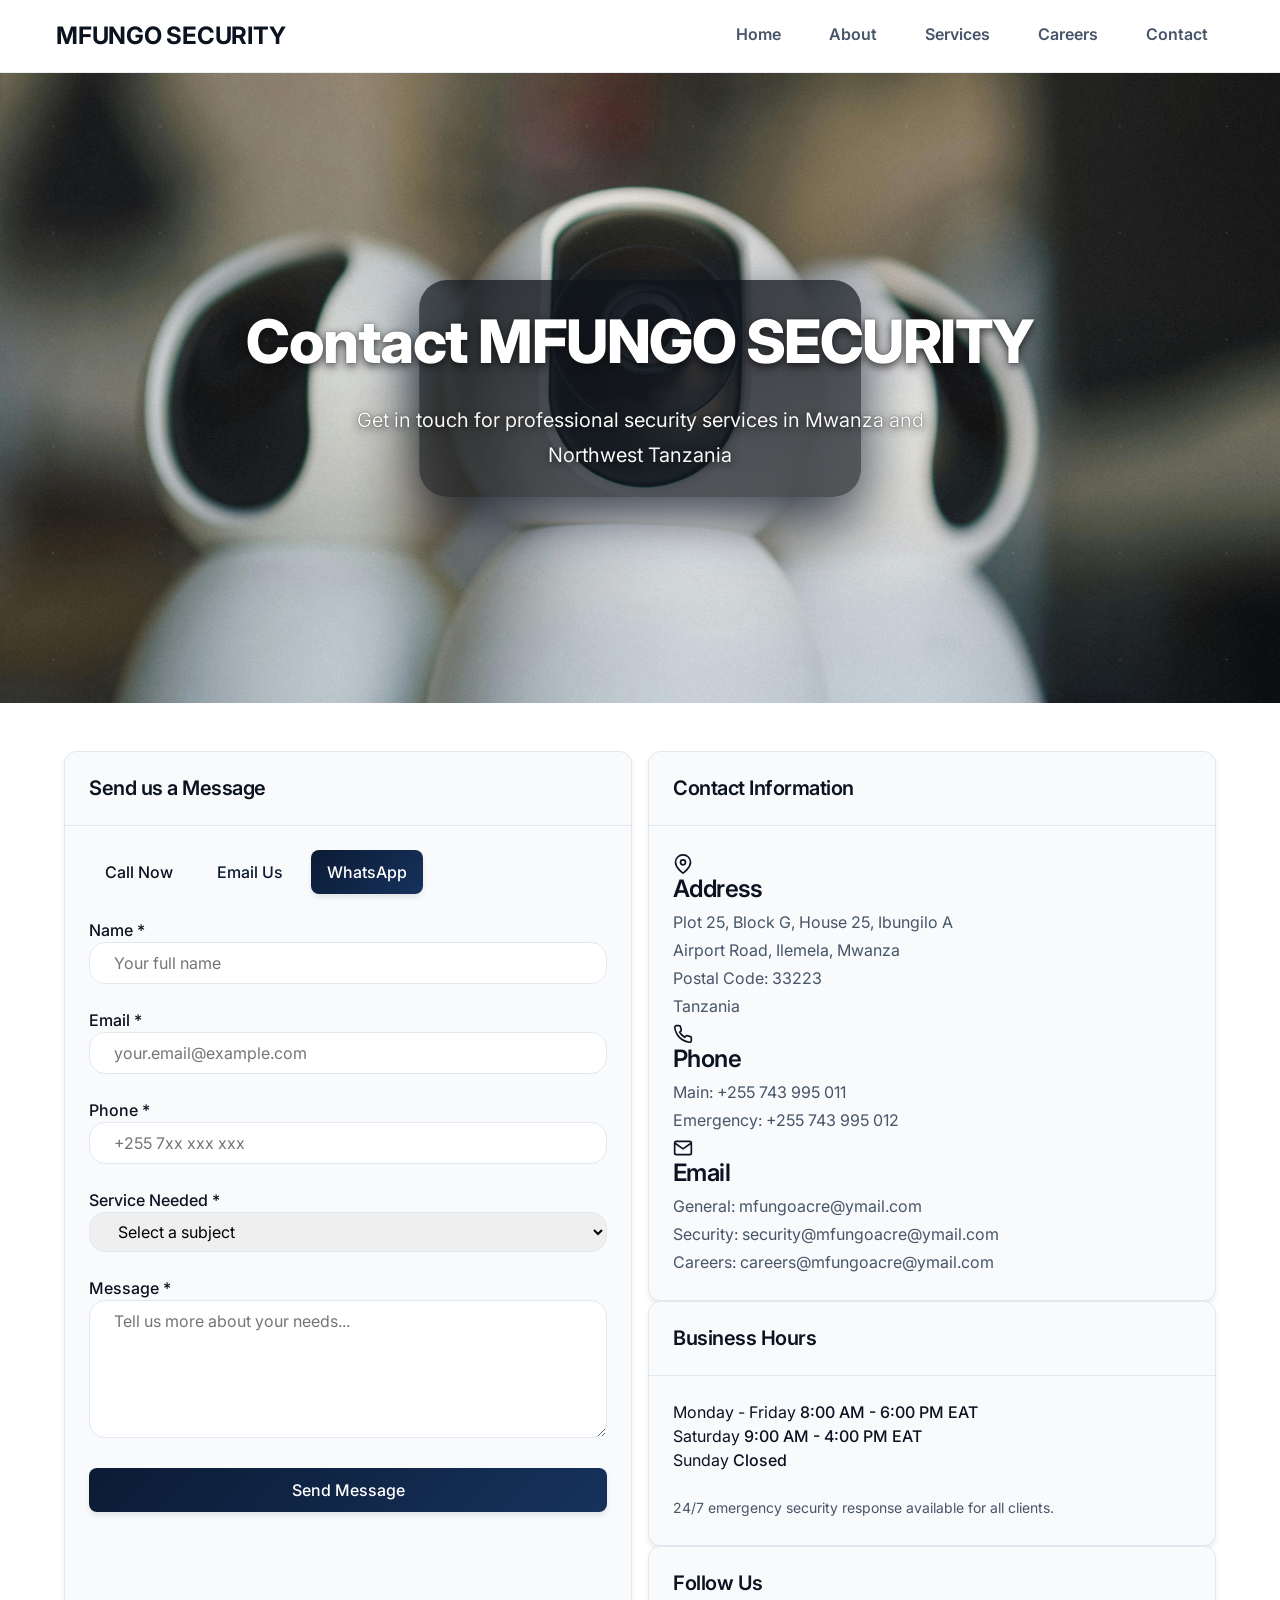
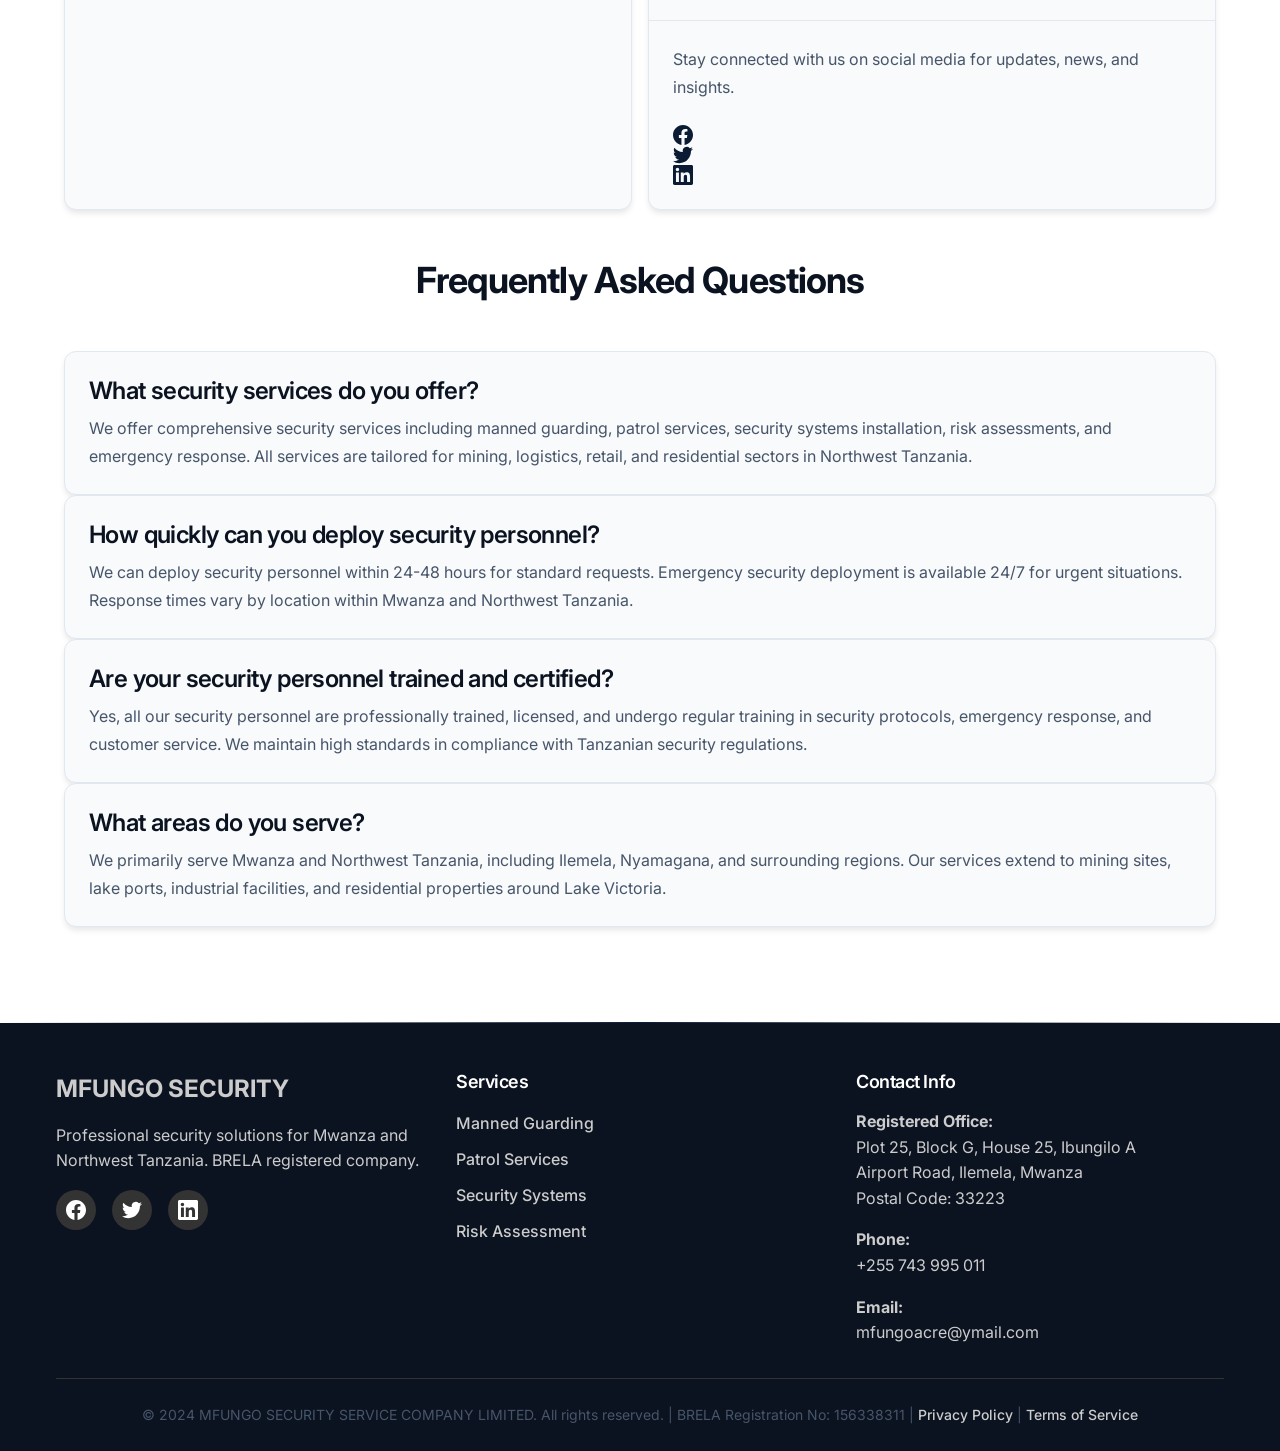
<file: pages/contact.html>
<!DOCTYPE html>
<html lang="en">
<head>
    <meta charset="UTF-8">
    <meta name="viewport" content="width=device-width, initial-scale=1.0">
    <meta name="description" content="Contact MFUNGO SECURITY SERVICE COMPANY LIMITED - Get in touch for security services in Mwanza, Tanzania. BRELA registered security company.">
    <meta name="keywords" content="contact MFUNGO Security, Mwanza security, Tanzania security services, security contact, BRELA registered">
    <meta name="author" content="MFUNGO SECURITY SERVICE COMPANY LIMITED">
    <title>Contact Us - MFUNGO SECURITY SERVICE COMPANY LIMITED</title>
    
    <!-- CSS -->
    <link rel="stylesheet" href="../assets/css/main.css">
    <link rel="stylesheet" href="../assets/css/responsive.css">
    
    <!-- Fonts -->
    <link rel="preconnect" href="https://fonts.googleapis.com">
    <link rel="preconnect" href="https://fonts.gstatic.com" crossorigin>
    <link href="https://fonts.googleapis.com/css2?family=Inter:wght@300;400;500;600;700;800&family=JetBrains+Mono:wght@400;500;600&display=swap" rel="stylesheet">
    
    <!-- Favicon -->
    <link rel="icon" type="image/x-icon" href="../assets/images/favicon.ico">
</head>
<body class="d-flex flex-column min-h-screen">
    <!-- Navigation -->
    <nav class="navbar">
        <div class="navbar-container">
            <a href="../index.html" class="navbar-brand" data-i18n="brand.name">MFUNGO SECURITY</a>
            
            <button class="navbar-toggle" id="navbarToggle" aria-label="Toggle navigation" aria-controls="navbarNav" aria-expanded="false">
                <svg width="24" height="24" viewBox="0 0 24 24" fill="none" stroke="currentColor" stroke-width="2" stroke-linecap="round" stroke-linejoin="round">
                    <line x1="3" y1="12" x2="21" y2="12"></line>
                    <line x1="3" y1="6" x2="21" y2="6"></line>
                    <line x1="3" y1="18" x2="21" y2="18"></line>
                </svg>
            </button>
            
            <ul class="navbar-nav" id="navbarNav">
                <li><a href="../index.html" class="navbar-link" data-i18n="nav.home">Home</a></li>
                <li><a href="about.html" class="navbar-link" data-i18n="nav.about">About</a></li>
                <li><a href="services.html" class="navbar-link" data-i18n="nav.services">Services</a></li>
                <li><a href="careers.html" class="navbar-link" data-i18n="nav.careers">Careers</a></li>
                <li><a href="contact.html" class="navbar-link" data-i18n="nav.contact">Contact</a></li>
            </ul>
        </div>
    </nav>

    <!-- Hero Section -->
    <section class="hero">
        <div class="hero-background" style="background-image: url('../assets/images/camera.jpg');"></div>
        <div class="hero-overlay"></div>
        <div class="hero-parallax"></div>
        <div class="hero-container">
            <h1 class="hero-title" data-i18n="contact.hero.title">Contact MFUNGO SECURITY</h1>
            <p class="hero-subtitle" data-i18n="contact.hero.subtitle">Get in touch for professional security services in Mwanza and Northwest Tanzania</p>
        </div>
    </section>

    <!-- Main Content -->
    <main class="flex-1 py-6">
        <div class="container">
            <!-- Contact Form and Info -->
            <div class="grid grid-cols-1 lg:grid-cols-2 gap-8">
                <!-- Contact Form -->
                <div class="card">
                    <div class="card-header">
                        <h3 class="card-title">Send us a Message</h3>
                    </div>
                    <div class="card-body">
                        <div class="mb-4" style="display: flex; gap: 0.75rem; flex-wrap: wrap;">
                            <a class="btn btn-secondary" href="tel:+255743995011">Call Now</a>
                            <a class="btn btn-outline" href="mailto:mfungoacre@ymail.com">Email Us</a>
                            <a class="btn btn-primary" href="https://wa.me/255743995011" target="_blank" rel="noopener">WhatsApp</a>
                        </div>
                        <form id="contactForm">
                            <div class="mb-4">
                                <label for="name" class="block mb-2 font-medium">Name *</label>
                                <input type="text" id="name" name="name" required class="w-full px-4 py-2 border rounded-lg focus:outline-none focus:ring-2 focus:ring-primary" placeholder="Your full name">
                            </div>
                            
                            <div class="mb-4">
                                <label for="email" class="block mb-2 font-medium">Email *</label>
                                <input type="email" id="email" name="email" required class="w-full px-4 py-2 border rounded-lg focus:outline-none focus:ring-2 focus:ring-primary" placeholder="your.email@example.com">
                            </div>

                            <div class="mb-4">
                                <label for="phone" class="block mb-2 font-medium">Phone *</label>
                                <input type="tel" id="phone" name="phone" required class="w-full px-4 py-2 border rounded-lg focus:outline-none focus:ring-2 focus:ring-primary" placeholder="+255 7xx xxx xxx">
                            </div>
                            
                            <div class="mb-4">
                                <label for="subject" class="block mb-2 font-medium">Service Needed *</label>
                                <select id="subject" name="subject" required class="w-full px-4 py-2 border rounded-lg focus:outline-none focus:ring-2 focus:ring-primary">
                                    <option value="">Select a subject</option>
                                    <option value="guarding">Manned Guarding</option>
                                    <option value="patrol">Patrol & Response</option>
                                    <option value="systems">Security Systems (CCTV/Access)</option>
                                    <option value="assessment">Risk Assessment</option>
                                    <option value="careers">Careers / Application</option>
                                    <option value="general">General Inquiry</option>
                                </select>
                            </div>
                            
                            <div class="mb-4">
                                <label for="message" class="block mb-2 font-medium">Message *</label>
                                <textarea id="message" name="message" required rows="5" class="w-full px-4 py-2 border rounded-lg focus:outline-none focus:ring-2 focus:ring-primary" placeholder="Tell us more about your needs..."></textarea>
                            </div>
                            
                            <button type="submit" class="btn btn-primary w-full">Send Message</button>
                        </form>
                        
                        <div id="formMessage" class="mt-4 p-4 rounded-lg hidden"></div>
                    </div>
                </div>
                
                <!-- Contact Information -->
                <div class="space-y-6">
                    <div class="card">
                        <div class="card-header">
                            <h3 class="card-title">Contact Information</h3>
                        </div>
                        <div class="card-body">
                            <div class="space-y-4">
                                <div class="flex items-start gap-3">
                                    <svg width="20" height="20" viewBox="0 0 24 24" fill="none" stroke="currentColor" stroke-width="2" class="mt-1">
                                        <path d="M21 10c0 7-9 13-9 13s-9-6-9-13a9 9 0 0 1 18 0z"></path>
                                        <circle cx="12" cy="10" r="3"></circle>
                                    </svg>
                                    <div>
                                        <h4 class="font-semibold mb-1">Address</h4>
                                        <p class="text-secondary">Plot 25, Block G, House 25, Ibungilo A<br>Airport Road, Ilemela, Mwanza<br>Postal Code: 33223<br>Tanzania</p>
                                    </div>
                                </div>
                                
                                <div class="flex items-start gap-3">
                                    <svg width="20" height="20" viewBox="0 0 24 24" fill="none" stroke="currentColor" stroke-width="2" class="mt-1">
                                        <path d="M22 16.92v3a2 2 0 0 1-2.18 2 19.79 19.79 0 0 1-8.63-3.07 19.5 19.5 0 0 1-6-6 19.79 19.79 0 0 1-3.07-8.67A2 2 0 0 1 4.11 2h3a2 2 0 0 1 2 1.72 12.84 12.84 0 0 0 .7 2.81 2 2 0 0 1-.45 2.11L8.09 9.91a16 16 0 0 0 6 6l1.27-1.27a2 2 0 0 1 2.11-.45 12.84 12.84 0 0 0 2.81.7A2 2 0 0 1 22 16.92z"></path>
                                    </svg>
                                    <div>
                                        <h4 class="font-semibold mb-1">Phone</h4>
                                        <p class="text-secondary">Main: +255 743 995 011<br>Emergency: +255 743 995 012</p>
                                    </div>
                                </div>
                                
                                <div class="flex items-start gap-3">
                                    <svg width="20" height="20" viewBox="0 0 24 24" fill="none" stroke="currentColor" stroke-width="2" class="mt-1">
                                        <path d="M4 4h16c1.1 0 2 .9 2 2v12c0 1.1-.9 2-2 2H4c-1.1 0-2-.9-2-2V6c0-1.1.9-2 2-2z"></path>
                                        <polyline points="22,6 12,13 2,6"></polyline>
                                    </svg>
                                    <div>
                                        <h4 class="font-semibold mb-1">Email</h4>
                                        <p class="text-secondary">General: mfungoacre@ymail.com<br>Security: security@mfungoacre@ymail.com<br>Careers: careers@mfungoacre@ymail.com</p>
                                    </div>
                                </div>
                            </div>
                        </div>
                    </div>
                    
                    <div class="card">
                        <div class="card-header">
                            <h3 class="card-title">Business Hours</h3>
                        </div>
                        <div class="card-body">
                            <div class="space-y-2">
                                <div class="flex justify-between">
                                    <span>Monday - Friday</span>
                                    <span class="font-medium">8:00 AM - 6:00 PM EAT</span>
                                </div>
                                <div class="flex justify-between">
                                    <span>Saturday</span>
                                    <span class="font-medium">9:00 AM - 4:00 PM EAT</span>
                                </div>
                                <div class="flex justify-between">
                                    <span>Sunday</span>
                                    <span class="font-medium">Closed</span>
                                </div>
                            </div>
                            <p class="text-sm text-secondary mt-4">24/7 emergency security response available for all clients.</p>
                        </div>
                    </div>
                    
                    <div class="card">
                        <div class="card-header">
                            <h3 class="card-title">Follow Us</h3>
                        </div>
                        <div class="card-body">
                            <p class="mb-4">Stay connected with us on social media for updates, news, and insights.</p>
                            <div class="flex gap-3">
                                <a href="#" class="w-10 h-10 rounded-full bg-gray-100 flex items-center justify-center hover:bg-primary hover:text-white transition-colors" aria-label="Facebook">
                                    <svg width="20" height="20" viewBox="0 0 24 24" fill="currentColor">
                                        <path d="M24 12.073c0-6.627-5.373-12-12-12s-12 5.373-12 12c0 5.99 4.388 10.954 10.125 11.854v-8.385H7.078v-3.47h3.047V9.43c0-3.007 1.792-4.669 4.533-4.669 1.312 0 2.686.235 2.686.235v2.953H15.83c-1.491 0-1.956.925-1.956 1.874v2.25h3.328l-.532 3.47h-2.796v8.385C19.612 23.027 24 18.062 24 12.073z"/>
                                    </svg>
                                </a>
                                <a href="#" class="w-10 h-10 rounded-full bg-gray-100 flex items-center justify-center hover:bg-primary hover:text-white transition-colors" aria-label="Twitter">
                                    <svg width="20" height="20" viewBox="0 0 24 24" fill="currentColor">
                                        <path d="M23.953 4.57a10 10 0 01-2.825.775 4.958 4.958 0 002.163-2.723c-.951.555-2.005.959-3.127 1.184a4.92 4.92 0 00-8.384 4.482C7.69 8.095 4.067 6.13 1.64 3.162a4.822 4.822 0 00-.666 2.475c0 1.71.87 3.213 2.188 4.096a4.904 4.904 0 01-2.228-.616v.06a4.923 4.923 0 003.946 4.827 4.996 4.996 0 01-2.212.085 4.936 4.936 0 004.604 3.417 9.867 9.867 0 01-6.102 2.105c-.39 0-.779-.023-1.17-.067a13.995 13.995 0 007.557 2.209c9.053 0 13.998-7.496 13.998-13.985 0-.21 0-.42-.015-.63A9.935 9.935 0 0024 4.59z"/>
                                    </svg>
                                </a>
                                <a href="#" class="w-10 h-10 rounded-full bg-gray-100 flex items-center justify-center hover:bg-primary hover:text-white transition-colors" aria-label="LinkedIn">
                                    <svg width="20" height="20" viewBox="0 0 24 24" fill="currentColor">
                                        <path d="M20.447 20.452h-3.554v-5.569c0-1.328-.027-3.037-1.852-3.037-1.853 0-2.136 1.445-2.136 2.939v5.667H9.351V9h3.414v1.561h.046c.477-.9 1.637-1.85 3.37-1.85 3.601 0 4.267 2.37 4.267 5.455v6.286zM5.337 7.433c-1.144 0-2.063-.926-2.063-2.065 0-1.138.92-2.063 2.063-2.063 1.14 0 2.064.925 2.064 2.063 0 1.139-.925 2.065-2.064 2.065zm1.782 13.019H3.555V9h3.564v11.452zM22.225 0H1.771C.792 0 0 .774 0 1.729v20.542C0 23.227.792 24 1.771 24h20.451C23.2 24 24 23.227 24 22.271V1.729C24 .774 23.2 0 22.222 0h.003z"/>
                                    </svg>
                                </a>
                            </div>
                        </div>
                    </div>
                </div>
            </div>

            <!-- FAQ Section -->
            <section class="my-6">
                <h2 class="text-center mb-6">Frequently Asked Questions</h2>
                <div class="space-y-4">
                    <div class="card">
                        <div class="card-body">
                            <h4 class="font-semibold mb-2">What security services do you offer?</h4>
                            <p class="text-secondary">We offer comprehensive security services including manned guarding, patrol services, security systems installation, risk assessments, and emergency response. All services are tailored for mining, logistics, retail, and residential sectors in Northwest Tanzania.</p>
                        </div>
                    </div>
                    
                    <div class="card">
                        <div class="card-body">
                            <h4 class="font-semibold mb-2">How quickly can you deploy security personnel?</h4>
                            <p class="text-secondary">We can deploy security personnel within 24-48 hours for standard requests. Emergency security deployment is available 24/7 for urgent situations. Response times vary by location within Mwanza and Northwest Tanzania.</p>
                        </div>
                    </div>
                    
                    <div class="card">
                        <div class="card-body">
                            <h4 class="font-semibold mb-2">Are your security personnel trained and certified?</h4>
                            <p class="text-secondary">Yes, all our security personnel are professionally trained, licensed, and undergo regular training in security protocols, emergency response, and customer service. We maintain high standards in compliance with Tanzanian security regulations.</p>
                        </div>
                    </div>
                    
                    <div class="card">
                        <div class="card-body">
                            <h4 class="font-semibold mb-2">What areas do you serve?</h4>
                            <p class="text-secondary">We primarily serve Mwanza and Northwest Tanzania, including Ilemela, Nyamagana, and surrounding regions. Our services extend to mining sites, lake ports, industrial facilities, and residential properties around Lake Victoria.</p>
                        </div>
                    </div>
                </div>
            </section>
        </div>
    </main>

    <!-- Footer -->
    <footer class="footer">
        <div class="footer-container">
            <div class="footer-content">
                <div class="footer-section">
                    <a href="../index.html" class="footer-brand">MFUNGO SECURITY</a>
                    <p>Professional security solutions for Mwanza and Northwest Tanzania. BRELA registered company.</p>
                    <div class="footer-social">
                        <a href="#" aria-label="Facebook">
                            <svg width="20" height="20" viewBox="0 0 24 24" fill="currentColor">
                                <path d="M24 12.073c0-6.627-5.373-12-12-12s-12 5.373-12 12c0 5.99 4.388 10.954 10.125 11.854v-8.385H7.078v-3.47h3.047V9.43c0-3.007 1.792-4.669 4.533-4.669 1.312 0 2.686.235 2.686.235v2.953H15.83c-1.491 0-1.956.925-1.956 1.874v2.25h3.328l-.532 3.47h-2.796v8.385C19.612 23.027 24 18.062 24 12.073z"/>
                            </svg>
                        </a>
                        <a href="#" aria-label="Twitter">
                            <svg width="20" height="20" viewBox="0 0 24 24" fill="currentColor">
                                <path d="M23.953 4.57a10 10 0 01-2.825.775 4.958 4.958 0 002.163-2.723c-.951.555-2.005.959-3.127 1.184a4.92 4.92 0 00-8.384 4.482C7.69 8.095 4.067 6.13 1.64 3.162a4.822 4.822 0 00-.666 2.475c0 1.71.87 3.213 2.188 4.096a4.904 4.904 0 01-2.228-.616v.06a4.923 4.923 0 003.946 4.827 4.996 4.996 0 01-2.212.085 4.936 4.936 0 004.604 3.417 9.867 9.867 0 01-6.102 2.105c-.39 0-.779-.023-1.17-.067a13.995 13.995 0 007.557 2.209c9.053 0 13.998-7.496 13.998-13.985 0-.21 0-.42-.015-.63A9.935 9.935 0 0024 4.59z"/>
                            </svg>
                        </a>
                        <a href="#" aria-label="LinkedIn">
                            <svg width="20" height="20" viewBox="0 0 24 24" fill="currentColor">
                                <path d="M20.447 20.452h-3.554v-5.569c0-1.328-.027-3.037-1.852-3.037-1.853 0-2.136 1.445-2.136 2.939v5.667H9.351V9h3.414v1.561h.046c.477-.9 1.637-1.85 3.37-1.85 3.601 0 4.267 2.37 4.267 5.455v6.286zM5.337 7.433c-1.144 0-2.063-.926-2.063-2.065 0-1.138.92-2.063 2.063-2.063 1.14 0 2.064.925 2.064 2.063 0 1.139-.925 2.065-2.064 2.065zm1.782 13.019H3.555V9h3.564v11.452zM22.225 0H1.771C.792 0 0 .774 0 1.729v20.542C0 23.227.792 24 1.771 24h20.451C23.2 24 24 23.227 24 22.271V1.729C24 .774 23.2 0 22.222 0h.003z"/>
                            </svg>
                        </a>
                    </div>
                </div>
                
                <div class="footer-section">
                    <h3>Services</h3>
                    <ul>
                        <li><a href="services.html">Manned Guarding</a></li>
                        <li><a href="services.html">Patrol Services</a></li>
                        <li><a href="services.html">Security Systems</a></li>
                        <li><a href="services.html">Risk Assessment</a></li>
                    </ul>
                </div>
                
                <div class="footer-section">
                    <h3>Contact Info</h3>
                    <p><strong>Registered Office:</strong><br>Plot 25, Block G, House 25, Ibungilo A<br>Airport Road, Ilemela, Mwanza<br>Postal Code: 33223</p>
                    <p><strong>Phone:</strong><br>+255 743 995 011</p>
                    <p><strong>Email:</strong><br>mfungoacre@ymail.com</p>
                </div>
            </div>
            
            <div class="footer-bottom">
                <p>&copy; 2024 MFUNGO SECURITY SERVICE COMPANY LIMITED. All rights reserved. | BRELA Registration No: 156338311 | <a href="privacy.html">Privacy Policy</a> | <a href="terms.html">Terms of Service</a></p>
            </div>
        </div>
    </footer>

    <!-- JavaScript -->
    <script src="../assets/js/main.js" defer></script>
    <script>
        // Contact form handling
        document.getElementById('contactForm').addEventListener('submit', function(e) {
            e.preventDefault();
            
            const formMessage = document.getElementById('formMessage');
            const formData = new FormData(this);
            
            // Simulate form submission
            formMessage.className = 'mt-4 p-4 rounded-lg bg-green-50 text-green-800 border border-green-200';
            formMessage.textContent = 'Thank you for your message! We\'ll get back to you within 24 hours.';
            formMessage.classList.remove('hidden');
            
            // Reset form
            this.reset();
            
            // Hide message after 5 seconds
            setTimeout(() => {
                formMessage.classList.add('hidden');
            }, 5000);
        });
    </script>
</body>
</html>
</file>
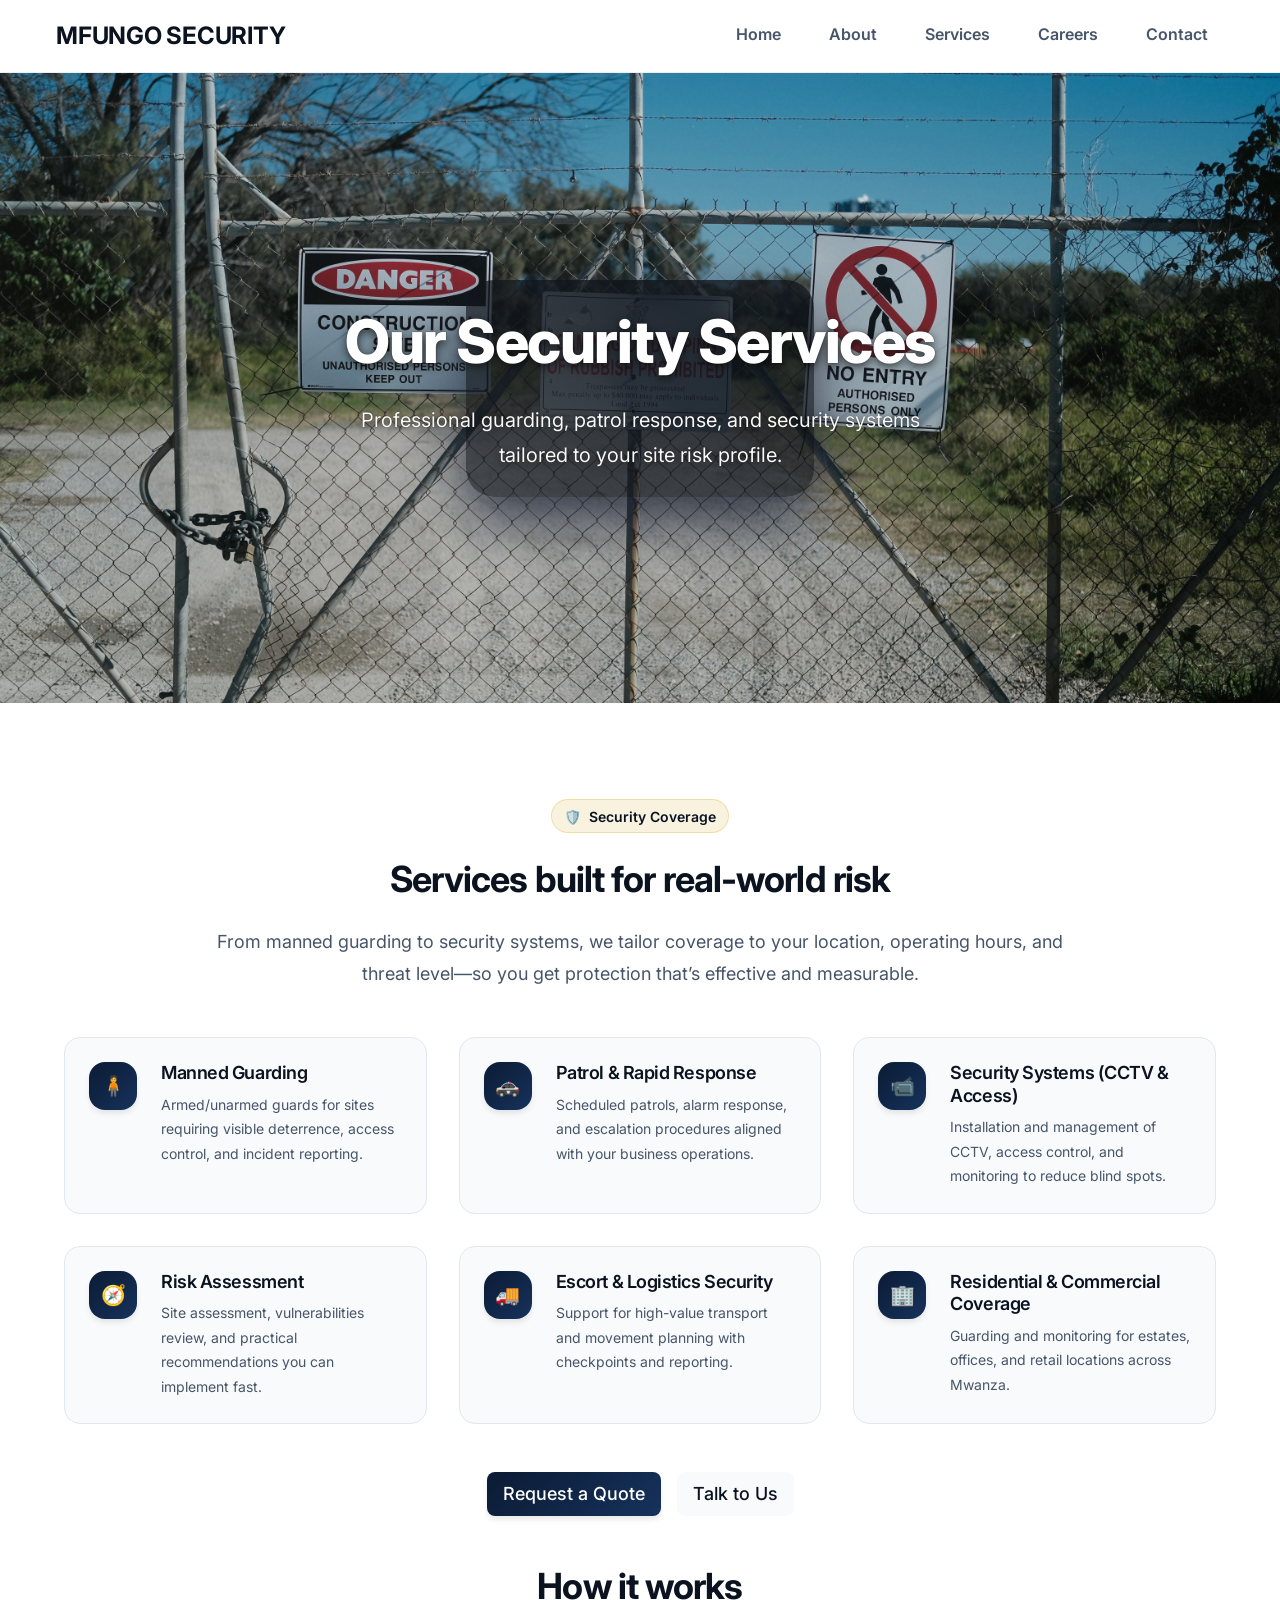
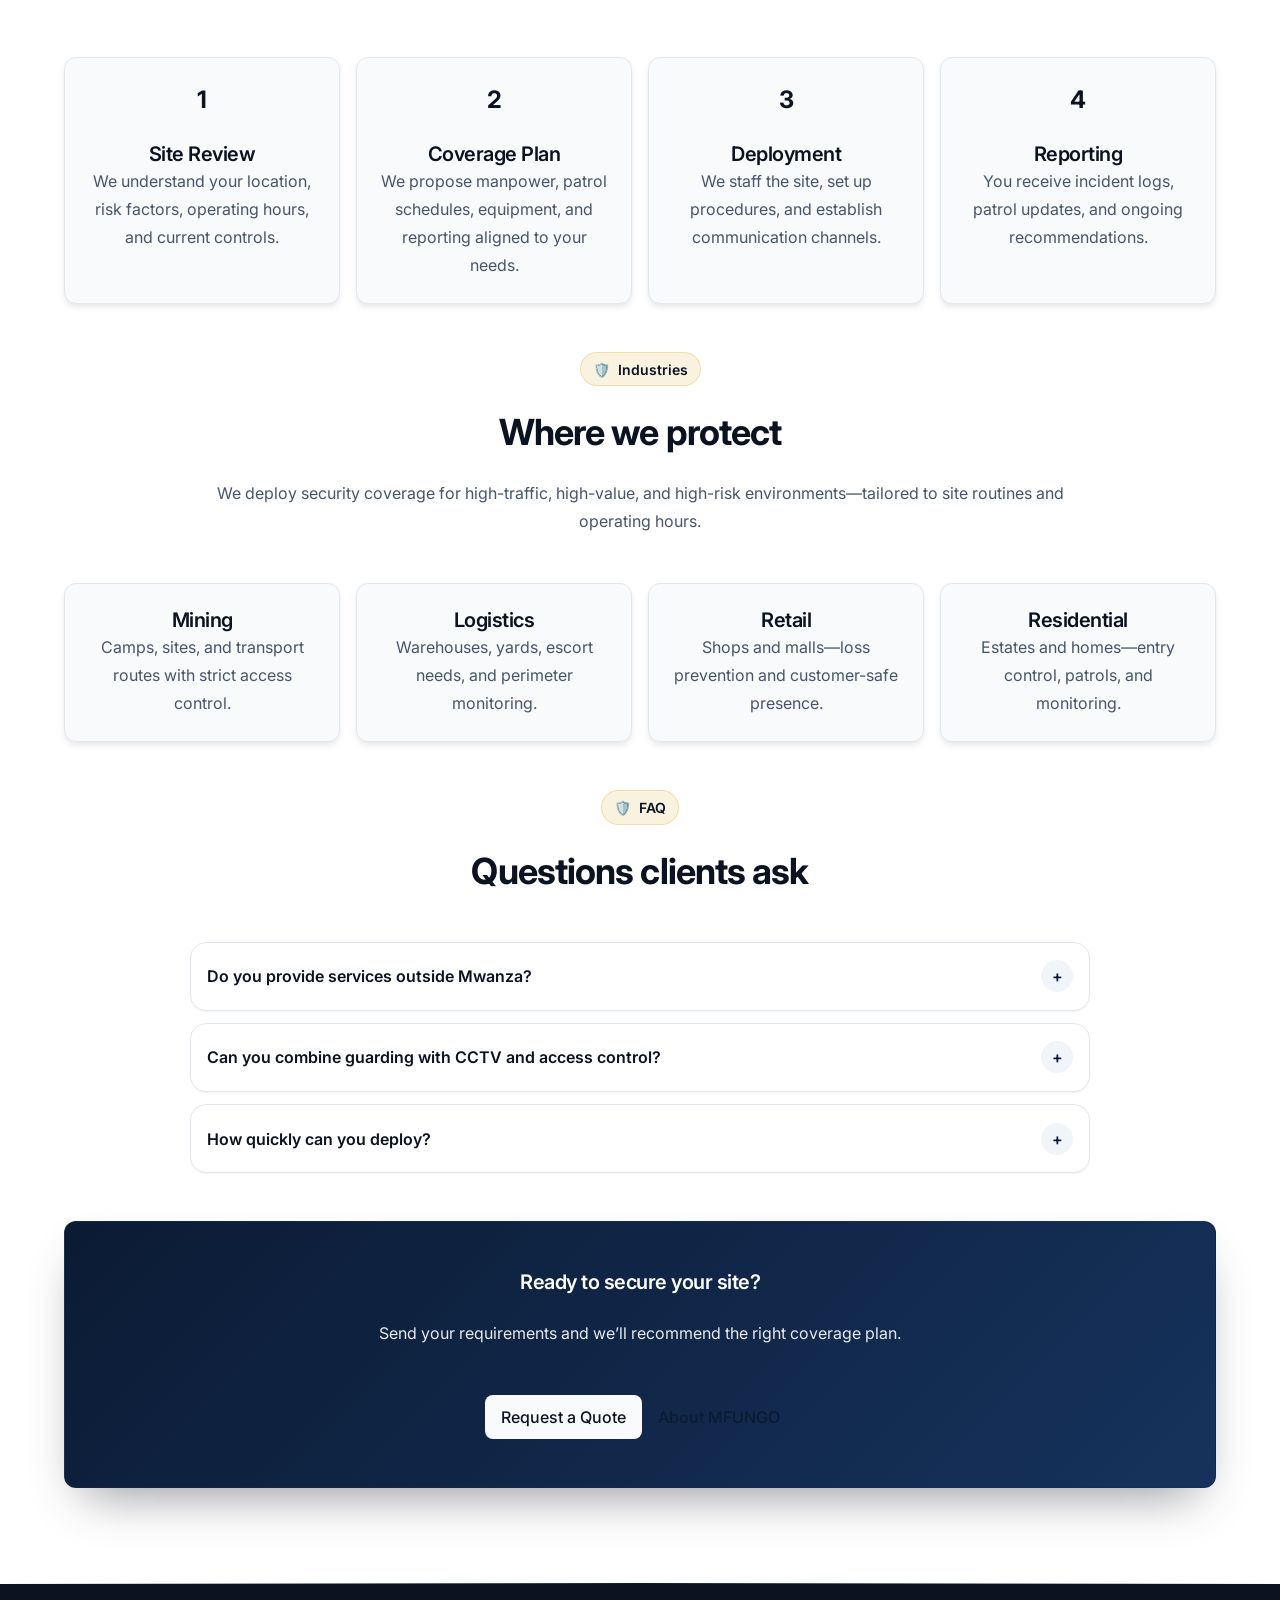
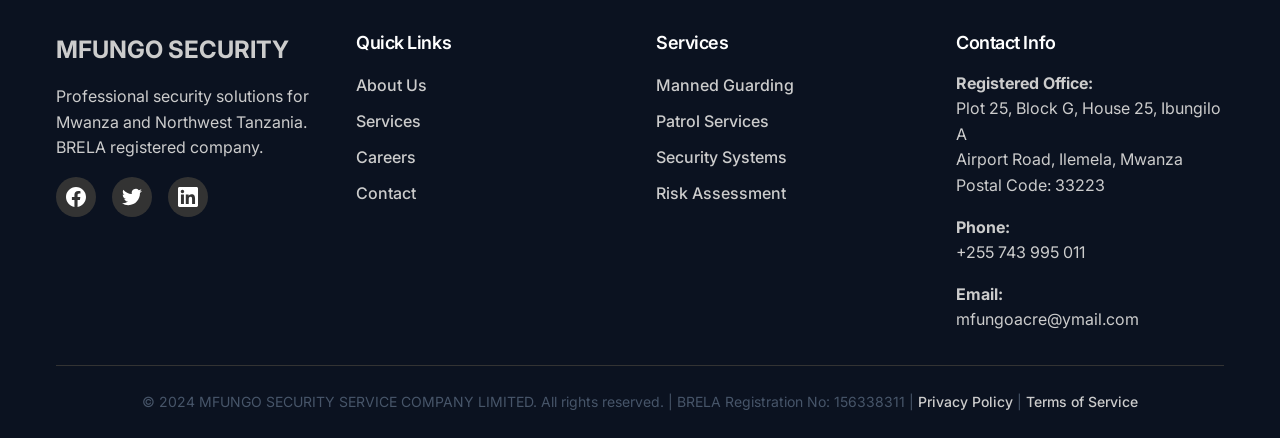
<file: pages/services.html>
<!DOCTYPE html>
<html lang="en">
<head>
    <meta charset="UTF-8">
    <meta name="viewport" content="width=device-width, initial-scale=1.0">
    <meta name="description" content="MFUNGO SECURITY SERVICE COMPANY LIMITED - Professional security services including manned guarding, patrol services, security systems, and risk assessment. BRELA registered company serving Mwanza and Northwest Tanzania.">
    <meta name="keywords" content="MFUNGO Security, security services Mwanza, manned guarding, patrol services, security systems, risk assessment, private security Tanzania">
    <meta name="author" content="MFUNGO SECURITY SERVICE COMPANY LIMITED">
    <title>Our Security Services - MFUNGO SECURITY SERVICE COMPANY LIMITED</title>
    
    <!-- CSS -->
    <link rel="stylesheet" href="../assets/css/main.css">
    <link rel="stylesheet" href="../assets/css/responsive.css">
    
    <!-- Fonts -->
    <link rel="preconnect" href="https://fonts.googleapis.com">
    <link rel="preconnect" href="https://fonts.gstatic.com" crossorigin>
    <link href="https://fonts.googleapis.com/css2?family=Inter:wght@300;400;500;600;700;800&family=JetBrains+Mono:wght@400;500;600&display=swap" rel="stylesheet">
    
    <!-- Favicon -->
    <link rel="icon" type="image/x-icon" href="../assets/images/favicon.ico">
</head>
<body class="d-flex flex-column min-h-screen">
    <!-- Navigation -->
    <nav class="navbar">
        <div class="navbar-container">
            <a href="../index.html" class="navbar-brand" data-i18n="brand.name">MFUNGO SECURITY</a>
            
            <button class="navbar-toggle" id="navbarToggle" aria-label="Toggle navigation" aria-controls="navbarNav" aria-expanded="false">
                <svg width="24" height="24" viewBox="0 0 24 24" fill="none" stroke="currentColor" stroke-width="2" stroke-linecap="round" stroke-linejoin="round">
                    <line x1="3" y1="12" x2="21" y2="12"></line>
                    <line x1="3" y1="6" x2="21" y2="6"></line>
                    <line x1="3" y1="18" x2="21" y2="18"></line>
                </svg>
            </button>
            
            <ul class="navbar-nav" id="navbarNav">
                <li><a href="../index.html" class="navbar-link" data-i18n="nav.home">Home</a></li>
                <li><a href="about.html" class="navbar-link" data-i18n="nav.about">About</a></li>
                <li><a href="services.html" class="navbar-link" data-i18n="nav.services">Services</a></li>
                <li><a href="careers.html" class="navbar-link" data-i18n="nav.careers">Careers</a></li>
                <li><a href="contact.html" class="navbar-link" data-i18n="nav.contact">Contact</a></li>
            </ul>
        </div>
    </nav>

    <!-- Hero Section -->
    <section class="hero">
        <div class="hero-background" style="background-image: url('../assets/images/manned_site.jpg');"></div>
        <div class="hero-overlay"></div>
        <div class="hero-parallax"></div>
        <div class="hero-container">
            <h1 class="hero-title" data-i18n="services.hero.title">Our Security Services</h1>
            <p class="hero-subtitle" data-i18n="services.hero.subtitle">Professional guarding, patrol response, and security systems tailored to your site risk profile.</p>
        </div>
    </section>

    <!-- Main Content -->
    <main class="flex-1 py-6">
        <div class="container">
            <!-- Services Overview -->
            <section class="my-6 text-center">
                <span class="section-kicker">Security Coverage</span>
                <h2 class="mt-4 mb-4">Services built for real-world risk</h2>
                <p class="text-lg" style="color: var(--text-secondary); max-width: 850px; margin: 0 auto;">From manned guarding to security systems, we tailor coverage to your location, operating hours, and threat level—so you get protection that’s effective and measurable.</p>
            </section>

            <!-- Core Services -->
            <section class="my-6">
                <div class="security-features">
                    <div class="security-feature">
                        <div class="security-feature-icon">🧍</div>
                        <div class="security-feature-content">
                            <h3>Manned Guarding</h3>
                            <p>Armed/unarmed guards for sites requiring visible deterrence, access control, and incident reporting.</p>
                        </div>
                    </div>
                    <div class="security-feature">
                        <div class="security-feature-icon">🚓</div>
                        <div class="security-feature-content">
                            <h3>Patrol & Rapid Response</h3>
                            <p>Scheduled patrols, alarm response, and escalation procedures aligned with your business operations.</p>
                        </div>
                    </div>
                    <div class="security-feature">
                        <div class="security-feature-icon">📹</div>
                        <div class="security-feature-content">
                            <h3>Security Systems (CCTV & Access)</h3>
                            <p>Installation and management of CCTV, access control, and monitoring to reduce blind spots.</p>
                        </div>
                    </div>
                    <div class="security-feature">
                        <div class="security-feature-icon">🧭</div>
                        <div class="security-feature-content">
                            <h3>Risk Assessment</h3>
                            <p>Site assessment, vulnerabilities review, and practical recommendations you can implement fast.</p>
                        </div>
                    </div>
                    <div class="security-feature">
                        <div class="security-feature-icon">🚚</div>
                        <div class="security-feature-content">
                            <h3>Escort & Logistics Security</h3>
                            <p>Support for high-value transport and movement planning with checkpoints and reporting.</p>
                        </div>
                    </div>
                    <div class="security-feature">
                        <div class="security-feature-icon">🏢</div>
                        <div class="security-feature-content">
                            <h3>Residential & Commercial Coverage</h3>
                            <p>Guarding and monitoring for estates, offices, and retail locations across Mwanza.</p>
                        </div>
                    </div>
                </div>
                <div class="text-center mt-6">
                    <a href="contact.html" class="btn btn-primary btn-lg">Request a Quote</a>
                    <a href="contact.html" class="btn btn-secondary btn-lg" style="margin-left: 0.75rem;">Talk to Us</a>
                </div>
            </section>

            <!-- Process -->
            <section class="my-6">
                <h2 class="text-center mb-6">How it works</h2>
                <div class="grid grid-cols-1 md:grid-cols-2 lg:grid-cols-4 gap-6">
                    <div class="card text-center">
                        <div class="card-body">
                            <div class="w-16 h-16 mx-auto mb-4 rounded-full bg-primary bg-opacity-10 flex items-center justify-center">
                                <span class="text-2xl font-bold text-primary">1</span>
                            </div>
                            <h4 class="card-title">Site Review</h4>
                            <p class="card-text">We understand your location, risk factors, operating hours, and current controls.</p>
                        </div>
                    </div>
                    
                    <div class="card text-center">
                        <div class="card-body">
                            <div class="w-16 h-16 mx-auto mb-4 rounded-full bg-primary bg-opacity-10 flex items-center justify-center">
                                <span class="text-2xl font-bold text-primary">2</span>
                            </div>
                            <h4 class="card-title">Coverage Plan</h4>
                            <p class="card-text">We propose manpower, patrol schedules, equipment, and reporting aligned to your needs.</p>
                        </div>
                    </div>
                    
                    <div class="card text-center">
                        <div class="card-body">
                            <div class="w-16 h-16 mx-auto mb-4 rounded-full bg-primary bg-opacity-10 flex items-center justify-center">
                                <span class="text-2xl font-bold text-primary">3</span>
                            </div>
                            <h4 class="card-title">Deployment</h4>
                            <p class="card-text">We staff the site, set up procedures, and establish communication channels.</p>
                        </div>
                    </div>
                    
                    <div class="card text-center">
                        <div class="card-body">
                            <div class="w-16 h-16 mx-auto mb-4 rounded-full bg-primary bg-opacity-10 flex items-center justify-center">
                                <span class="text-2xl font-bold text-primary">4</span>
                            </div>
                            <h4 class="card-title">Reporting</h4>
                            <p class="card-text">You receive incident logs, patrol updates, and ongoing recommendations.</p>
                        </div>
                    </div>
                </div>
            </section>

            <!-- Industries Served -->
            <section class="my-6">
                <div class="text-center mb-6">
                    <span class="section-kicker">Industries</span>
                    <h2 class="mt-4">Where we protect</h2>
                    <p style="color: var(--text-secondary); max-width: 850px; margin: 0 auto;">We deploy security coverage for high-traffic, high-value, and high-risk environments—tailored to site routines and operating hours.</p>
                </div>
                <div class="grid grid-cols-1 md:grid-cols-2 lg:grid-cols-4 gap-6">
                    <div class="card">
                        <div class="card-body text-center">
                            <h3 class="card-title">Mining</h3>
                            <p class="card-text">Camps, sites, and transport routes with strict access control.</p>
                        </div>
                    </div>
                    <div class="card">
                        <div class="card-body text-center">
                            <h3 class="card-title">Logistics</h3>
                            <p class="card-text">Warehouses, yards, escort needs, and perimeter monitoring.</p>
                        </div>
                    </div>
                    <div class="card">
                        <div class="card-body text-center">
                            <h3 class="card-title">Retail</h3>
                            <p class="card-text">Shops and malls—loss prevention and customer-safe presence.</p>
                        </div>
                    </div>
                    <div class="card">
                        <div class="card-body text-center">
                            <h3 class="card-title">Residential</h3>
                            <p class="card-text">Estates and homes—entry control, patrols, and monitoring.</p>
                        </div>
                    </div>
                </div>
            </section>

            <!-- FAQ -->
            <section class="my-6">
                <div class="text-center mb-6">
                    <span class="section-kicker">FAQ</span>
                    <h2 class="mt-4">Questions clients ask</h2>
                </div>
                <div class="faq">
                    <details>
                        <summary>Do you provide services outside Mwanza?</summary>
                        <div class="faq-body">Yes. Our main coverage is Mwanza and Northwest Tanzania, and we can discuss arrangements for nearby regions depending on the scope.</div>
                    </details>
                    <details>
                        <summary>Can you combine guarding with CCTV and access control?</summary>
                        <div class="faq-body">Absolutely. A combined approach improves deterrence and reduces blind spots. We can propose a package that fits your site layout and budget.</div>
                    </details>
                    <details>
                        <summary>How quickly can you deploy?</summary>
                        <div class="faq-body">Deployment time depends on site complexity and staffing needs. After a quick review, we’ll provide a timeline and the exact resources required.</div>
                    </details>
                </div>
            </section>

            <!-- CTA -->
            <section class="my-6 text-center">
                <div class="card cta-card">
                    <div class="card-body py-6">
                        <h2 class="card-title mb-4" style="color: var(--text-inverse);">Ready to secure your site?</h2>
                        <p class="card-text mb-6" style="color: rgba(255,255,255,0.9);">Send your requirements and we’ll recommend the right coverage plan.</p>
                        <div class="flex-center gap-4 flex-wrap">
                            <a href="contact.html" class="btn btn-secondary">Request a Quote</a>
                            <a href="about.html" class="btn btn-outline">About MFUNGO</a>
                        </div>
                    </div>
                </div>
            </section>
        </div>
    </main>

    <!-- Footer -->
    <footer class="footer">
        <div class="footer-container">
            <div class="footer-content">
                <div class="footer-section">
                    <a href="../index.html" class="footer-brand">MFUNGO SECURITY</a>
                    <p>Professional security solutions for Mwanza and Northwest Tanzania. BRELA registered company.</p>
                    <div class="footer-social">
                        <a href="#" aria-label="Facebook">
                            <svg width="20" height="20" viewBox="0 0 24 24" fill="currentColor">
                                <path d="M24 12.073c0-6.627-5.373-12-12-12s-12 5.373-12 12c0 5.99 4.388 10.954 10.125 11.854v-8.385H7.078v-3.47h3.047V9.43c0-3.007 1.792-4.669 4.533-4.669 1.312 0 2.686.235 2.686.235v2.953H15.83c-1.491 0-1.956.925-1.956 1.874v2.25h3.328l-.532 3.47h-2.796v8.385C19.612 23.027 24 18.062 24 12.073z"/>
                            </svg>
                        </a>
                        <a href="#" aria-label="Twitter">
                            <svg width="20" height="20" viewBox="0 0 24 24" fill="currentColor">
                                <path d="M23.953 4.57a10 10 0 01-2.825.775 4.958 4.958 0 002.163-2.723c-.951.555-2.005.959-3.127 1.184a4.92 4.92 0 00-8.384 4.482C7.69 8.095 4.067 6.13 1.64 3.162a4.822 4.822 0 00-.666 2.475c0 1.71.87 3.213 2.188 4.096a4.904 4.904 0 01-2.228-.616v.06a4.923 4.923 0 003.946 4.827 4.996 4.996 0 01-2.212.085 4.936 4.936 0 004.604 3.417 9.867 9.867 0 01-6.102 2.105c-.39 0-.779-.023-1.17-.067a13.995 13.995 0 007.557 2.209c9.053 0 13.998-7.496 13.998-13.985 0-.21 0-.42-.015-.63A9.935 9.935 0 0024 4.59z"/>
                            </svg>
                        </a>
                        <a href="#" aria-label="LinkedIn">
                            <svg width="20" height="20" viewBox="0 0 24 24" fill="currentColor">
                                <path d="M20.447 20.452h-3.554v-5.569c0-1.328-.027-3.037-1.852-3.037-1.853 0-2.136 1.445-2.136 2.939v5.667H9.351V9h3.414v1.561h.046c.477-.9 1.637-1.85 3.37-1.85 3.601 0 4.267 2.37 4.267 5.455v6.286zM5.337 7.433c-1.144 0-2.063-.926-2.063-2.065 0-1.138.92-2.063 2.063-2.063 1.14 0 2.064.925 2.064 2.063 0 1.139-.925 2.065-2.064 2.065zm1.782 13.019H3.555V9h3.564v11.452zM22.225 0H1.771C.792 0 0 .774 0 1.729v20.542C0 23.227.792 24 1.771 24h20.451C23.2 24 24 23.227 24 22.271V1.729C24 .774 23.2 0 22.222 0h.003z"/>
                            </svg>
                        </a>
                    </div>
                </div>
                
                <div class="footer-section">
                    <h3>Quick Links</h3>
                    <ul>
                        <li><a href="about.html">About Us</a></li>
                        <li><a href="services.html">Services</a></li>
                        <li><a href="careers.html">Careers</a></li>
                        <li><a href="contact.html">Contact</a></li>
                    </ul>
                </div>
                
                <div class="footer-section">
                    <h3>Services</h3>
                    <ul>
                        <li><a href="services.html">Manned Guarding</a></li>
                        <li><a href="services.html">Patrol Services</a></li>
                        <li><a href="services.html">Security Systems</a></li>
                        <li><a href="services.html">Risk Assessment</a></li>
                    </ul>
                </div>
                
                <div class="footer-section">
                    <h3>Contact Info</h3>
                    <p><strong>Registered Office:</strong><br>Plot 25, Block G, House 25, Ibungilo A<br>Airport Road, Ilemela, Mwanza<br>Postal Code: 33223</p>
                    <p><strong>Phone:</strong><br>+255 743 995 011</p>
                    <p><strong>Email:</strong><br>mfungoacre@ymail.com</p>
                </div>
            </div>
            
            <div class="footer-bottom">
                <p>&copy; 2024 MFUNGO SECURITY SERVICE COMPANY LIMITED. All rights reserved. | BRELA Registration No: 156338311 | <a href="privacy.html">Privacy Policy</a> | <a href="terms.html">Terms of Service</a></p>
            </div>
        </div>
    </footer>

    <!-- JavaScript -->
    <script src="../assets/js/main.js" defer></script>
</body>
</html>
</file>
<file: assets/css/main.css>
/* SETTINGS */
@import url("settings/variables.css");

/* TOOLS */
@import url("tools/mixins.css");

/* GENERIC */
@import url("generic/reset.css");

/* ELEMENTS */
@import url("elements/typography.css");

/* OBJECTS */
@import url("objects/container.css");
@import url("objects/grid.css");

/* COMPONENTS */
@import url("components/navbar.css");
@import url("components/hero.css");
@import url("components/buttons.css");
@import url("components/cards.css");
@import url("components/footer.css");

/* ENHANCEMENTS */
@import url("enhanced-typography.css");
@import url("micro-interactions.css");
@import url("security-elements.css");
@import url("hero-enhanced.css");
@import url("mobile-optimization.css");
@import url("accessibility.css");
@import url("performance.css");
@import url("ui-enhancements.css");

/* UTILITIES */
@import url("utilities/spacing.css");
@import url("utilities/helpers.css");
</file>
<file: assets/css/responsive.css>
/* Responsive Design Utilities */

/* Hide elements on specific screen sizes */
@media (max-width: 639px) {
  .sm\:hidden { display: none !important; }
  .sm\:visible { display: block !important; }
}

@media (min-width: 640px) and (max-width: 767px) {
  .md\:hidden { display: none !important; }
  .md\:visible { display: block !important; }
}

@media (min-width: 768px) and (max-width: 1023px) {
  .lg\:hidden { display: none !important; }
  .lg\:visible { display: block !important; }
}

@media (min-width: 1024px) {
  .xl\:hidden { display: none !important; }
  .xl\:visible { display: block !important; }
}

/* Responsive flexbox */
@media (max-width: 639px) {
  .sm\:flex-col { flex-direction: column; }
  .sm\:flex-row { flex-direction: row; }
  .sm\:flex-wrap { flex-wrap: wrap; }
  .sm\:flex-nowrap { flex-wrap: nowrap; }
  .sm\:justify-center { justify-content: center; }
  .sm\:justify-between { justify-content: space-between; }
  .sm\:items-center { align-items: center; }
  .sm\:items-start { align-items: flex-start; }
}

@media (min-width: 640px) {
  .md\:flex-col { flex-direction: column; }
  .md\:flex-row { flex-direction: row; }
  .md\:flex-wrap { flex-wrap: wrap; }
  .md\:flex-nowrap { flex-wrap: nowrap; }
  .md\:justify-center { justify-content: center; }
  .md\:justify-between { justify-content: space-between; }
  .md\:items-center { align-items: center; }
  .md\:items-start { align-items: flex-start; }
}

@media (min-width: 768px) {
  .lg\:flex-col { flex-direction: column; }
  .lg\:flex-row { flex-direction: row; }
  .lg\:flex-wrap { flex-wrap: wrap; }
  .lg\:flex-nowrap { flex-wrap: nowrap; }
  .lg\:justify-center { justify-content: center; }
  .lg\:justify-between { justify-content: space-between; }
  .lg\:items-center { align-items: center; }
  .lg\:items-start { align-items: flex-start; }
}

@media (min-width: 1024px) {
  .xl\:flex-col { flex-direction: column; }
  .xl\:flex-row { flex-direction: row; }
  .xl\:flex-wrap { flex-wrap: wrap; }
  .xl\:flex-nowrap { flex-wrap: nowrap; }
  .xl\:justify-center { justify-content: center; }
  .xl\:justify-between { justify-content: space-between; }
  .xl\:items-center { align-items: center; }
  .xl\:items-start { align-items: flex-start; }
}

/* Responsive text */
@media (max-width: 639px) {
  .sm\:text-xs { font-size: 0.75rem; }
  .sm\:text-sm { font-size: 0.875rem; }
  .sm\:text-base { font-size: 1rem; }
  .sm\:text-lg { font-size: 1.125rem; }
  .sm\:text-xl { font-size: 1.25rem; }
  .sm\:text-2xl { font-size: 1.5rem; }
  .sm\:text-3xl { font-size: 1.875rem; }
  .sm\:text-4xl { font-size: 2.25rem; }
}

@media (min-width: 640px) {
  .md\:text-xs { font-size: 0.75rem; }
  .md\:text-sm { font-size: 0.875rem; }
  .md\:text-base { font-size: 1rem; }
  .md\:text-lg { font-size: 1.125rem; }
  .md\:text-xl { font-size: 1.25rem; }
  .md\:text-2xl { font-size: 1.5rem; }
  .md\:text-3xl { font-size: 1.875rem; }
  .md\:text-4xl { font-size: 2.25rem; }
}

@media (min-width: 768px) {
  .lg\:text-xs { font-size: 0.75rem; }
  .lg\:text-sm { font-size: 0.875rem; }
  .lg\:text-base { font-size: 1rem; }
  .lg\:text-lg { font-size: 1.125rem; }
  .lg\:text-xl { font-size: 1.25rem; }
  .lg\:text-2xl { font-size: 1.5rem; }
  .lg\:text-3xl { font-size: 1.875rem; }
  .lg\:text-4xl { font-size: 2.25rem; }
}

@media (min-width: 1024px) {
  .xl\:text-xs { font-size: 0.75rem; }
  .xl\:text-sm { font-size: 0.875rem; }
  .xl\:text-base { font-size: 1rem; }
  .xl\:text-lg { font-size: 1.125rem; }
  .xl\:text-xl { font-size: 1.25rem; }
  .xl\:text-2xl { font-size: 1.5rem; }
  .xl\:text-3xl { font-size: 1.875rem; }
  .xl\:text-4xl { font-size: 2.25rem; }
}

/* Responsive spacing */
@media (max-width: 639px) {
  .sm\:p-0 { padding: 0; }
  .sm\:p-1 { padding: var(--spacing-xs); }
  .sm\:p-2 { padding: var(--spacing-sm); }
  .sm\:p-3 { padding: var(--spacing-md); }
  .sm\:p-4 { padding: var(--spacing-lg); }
  .sm\:p-5 { padding: var(--spacing-xl); }
  .sm\:p-6 { padding: var(--spacing-2xl); }
  
  .sm\:m-0 { margin: 0; }
  .sm\:m-1 { margin: var(--spacing-xs); }
  .sm\:m-2 { margin: var(--spacing-sm); }
  .sm\:m-3 { margin: var(--spacing-md); }
  .sm\:m-4 { margin: var(--spacing-lg); }
  .sm\:m-5 { margin: var(--spacing-xl); }
  .sm\:m-6 { margin: var(--spacing-2xl); }
}

@media (min-width: 640px) {
  .md\:p-0 { padding: 0; }
  .md\:p-1 { padding: var(--spacing-xs); }
  .md\:p-2 { padding: var(--spacing-sm); }
  .md\:p-3 { padding: var(--spacing-md); }
  .md\:p-4 { padding: var(--spacing-lg); }
  .md\:p-5 { padding: var(--spacing-xl); }
  .md\:p-6 { padding: var(--spacing-2xl); }
  
  .md\:m-0 { margin: 0; }
  .md\:m-1 { margin: var(--spacing-xs); }
  .md\:m-2 { margin: var(--spacing-sm); }
  .md\:m-3 { margin: var(--spacing-md); }
  .md\:m-4 { margin: var(--spacing-lg); }
  .md\:m-5 { margin: var(--spacing-xl); }
  .md\:m-6 { margin: var(--spacing-2xl); }
}

@media (min-width: 768px) {
  .lg\:p-0 { padding: 0; }
  .lg\:p-1 { padding: var(--spacing-xs); }
  .lg\:p-2 { padding: var(--spacing-sm); }
  .lg\:p-3 { padding: var(--spacing-md); }
  .lg\:p-4 { padding: var(--spacing-lg); }
  .lg\:p-5 { padding: var(--spacing-xl); }
  .lg\:p-6 { padding: var(--spacing-2xl); }
  
  .lg\:m-0 { margin: 0; }
  .lg\:m-1 { margin: var(--spacing-xs); }
  .lg\:m-2 { margin: var(--spacing-sm); }
  .lg\:m-3 { margin: var(--spacing-md); }
  .lg\:m-4 { margin: var(--spacing-lg); }
  .lg\:m-5 { margin: var(--spacing-xl); }
  .lg\:m-6 { margin: var(--spacing-2xl); }
}

@media (min-width: 1024px) {
  .xl\:p-0 { padding: 0; }
  .xl\:p-1 { padding: var(--spacing-xs); }
  .xl\:p-2 { padding: var(--spacing-sm); }
  .xl\:p-3 { padding: var(--spacing-md); }
  .xl\:p-4 { padding: var(--spacing-lg); }
  .xl\:p-5 { padding: var(--spacing-xl); }
  .xl\:p-6 { padding: var(--spacing-2xl); }
  
  .xl\:m-0 { margin: 0; }
  .xl\:m-1 { margin: var(--spacing-xs); }
  .xl\:m-2 { margin: var(--spacing-sm); }
  .xl\:m-3 { margin: var(--spacing-md); }
  .xl\:m-4 { margin: var(--spacing-lg); }
  .xl\:m-5 { margin: var(--spacing-xl); }
  .xl\:m-6 { margin: var(--spacing-2xl); }
}

/* Responsive grid */
@media (max-width: 639px) {
  .sm\:grid-cols-1 { grid-template-columns: repeat(1, minmax(0, 1fr)); }
  .sm\:grid-cols-2 { grid-template-columns: repeat(2, minmax(0, 1fr)); }
  .sm\:grid-cols-3 { grid-template-columns: repeat(3, minmax(0, 1fr)); }
  .sm\:grid-cols-4 { grid-template-columns: repeat(4, minmax(0, 1fr)); }
}

@media (min-width: 640px) {
  .md\:grid-cols-1 { grid-template-columns: repeat(1, minmax(0, 1fr)); }
  .md\:grid-cols-2 { grid-template-columns: repeat(2, minmax(0, 1fr)); }
  .md\:grid-cols-3 { grid-template-columns: repeat(3, minmax(0, 1fr)); }
  .md\:grid-cols-4 { grid-template-columns: repeat(4, minmax(0, 1fr)); }
}

@media (min-width: 768px) {
  .lg\:grid-cols-1 { grid-template-columns: repeat(1, minmax(0, 1fr)); }
  .lg\:grid-cols-2 { grid-template-columns: repeat(2, minmax(0, 1fr)); }
  .lg\:grid-cols-3 { grid-template-columns: repeat(3, minmax(0, 1fr)); }
  .lg\:grid-cols-4 { grid-template-columns: repeat(4, minmax(0, 1fr)); }
}

@media (min-width: 1024px) {
  .xl\:grid-cols-1 { grid-template-columns: repeat(1, minmax(0, 1fr)); }
  .xl\:grid-cols-2 { grid-template-columns: repeat(2, minmax(0, 1fr)); }
  .xl\:grid-cols-3 { grid-template-columns: repeat(3, minmax(0, 1fr)); }
  .xl\:grid-cols-4 { grid-template-columns: repeat(4, minmax(0, 1fr)); }
}
</file>
<file: assets/css/application.css>
/* Application Form Modal */
.modal-overlay {
    position: fixed;
    top: 0;
    left: 0;
    width: 100%;
    height: 100%;
    background-color: rgba(0, 0, 0, 0.5);
    backdrop-filter: blur(4px);
    z-index: 1000;
    display: flex;
    align-items: center;
    justify-content: center;
    opacity: 0;
    visibility: hidden;
    transition: all 0.3s ease;
}

.modal-overlay.active {
    opacity: 1;
    visibility: visible;
}

.application-modal {
    background: white;
    border-radius: 12px;
    max-width: 600px;
    width: 90%;
    max-height: 90vh;
    overflow-y: auto;
    box-shadow: 0 20px 25px -5px rgba(0, 0, 0, 0.1), 0 10px 10px -5px rgba(0, 0, 0, 0.04);
    transform: scale(0.9);
    transition: all 0.3s ease;
}

.modal-overlay.active .application-modal {
    transform: scale(1);
}

.modal-header {
    background: linear-gradient(135deg, var(--primary-color) 0%, color-mix(in srgb, var(--primary-color) 80%, white) 100%);
    color: white;
    padding: 1.5rem;
    border-radius: 12px 12px 0 0;
    display: flex;
    justify-content: space-between;
    align-items: center;
}

.modal-title {
    font-size: 1.25rem;
    font-weight: 600;
    margin: 0;
}

.modal-close {
    background: rgba(255, 255, 255, 0.2);
    border: none;
    color: white;
    width: 32px;
    height: 32px;
    border-radius: 50%;
    cursor: pointer;
    display: flex;
    align-items: center;
    justify-content: center;
    transition: all 0.2s ease;
}

.modal-close:hover {
    background: rgba(255, 255, 255, 0.3);
    transform: scale(1.1);
}

.modal-body {
    padding: 2rem;
}

.application-form {
    display: flex;
    flex-direction: column;
    gap: 1.5rem;
}

.form-row {
    display: grid;
    grid-template-columns: 1fr 1fr;
    gap: 1rem;
}

.form-group {
    display: flex;
    flex-direction: column;
    gap: 0.5rem;
}

.form-label {
    font-weight: 500;
    color: var(--text-color);
    margin-bottom: 0.25rem;
    display: flex;
    align-items: center;
    gap: 0.25rem;
}

.required {
    color: var(--accent-color);
}

.form-input,
.form-select,
.form-textarea {
    padding: 0.75rem;
    border: 2px solid #e2e8f0;
    border-radius: 8px;
    font-size: 0.95rem;
    transition: all 0.2s ease;
    background: white;
}

.form-input:focus,
.form-select:focus,
.form-textarea:focus {
    outline: none;
    border-color: var(--primary-color);
    box-shadow: 0 0 0 3px rgba(0, 123, 255, 0.1);
}

.form-textarea {
    min-height: 120px;
    resize: vertical;
}

.form-checkbox {
    display: flex;
    align-items: center;
    gap: 0.5rem;
    margin-top: 0.5rem;
}

.form-checkbox input[type="checkbox"] {
    width: 18px;
    height: 18px;
    accent-color: var(--primary-color);
}

.form-actions {
    display: flex;
    gap: 1rem;
    justify-content: flex-end;
    margin-top: 1rem;
}

.btn-submit {
    background: var(--primary-color);
    color: white;
    border: none;
    padding: 0.75rem 2rem;
    border-radius: 8px;
    font-weight: 500;
    cursor: pointer;
    transition: all 0.2s ease;
}

.btn-submit:hover {
    background: color-mix(in srgb, var(--primary-color) 90%, black);
    transform: translateY(-1px);
}

.btn-submit:disabled {
    background: #94a3b8;
    cursor: not-allowed;
    transform: none;
}

.btn-cancel {
    background: #6b7280;
    color: white;
    border: none;
    padding: 0.75rem 1.5rem;
    border-radius: 8px;
    font-weight: 500;
    cursor: pointer;
    transition: all 0.2s ease;
}

.btn-cancel:hover {
    background: #4b5563;
}

.form-message {
    padding: 1rem;
    border-radius: 8px;
    margin-top: 1rem;
    display: none;
}

.form-message.success {
    background: #10b981;
    color: white;
    border: 1px solid #059669;
}

.form-message.error {
    background: #ef4444;
    color: white;
    border: 1px solid #dc2626;
}

.form-message.show {
    display: block;
}

/* Loading state */
.loading {
    display: inline-block;
    width: 16px;
    height: 16px;
    border: 2px solid #f3f3f3;
    border-radius: 50%;
    border-top-color: var(--primary-color);
    animation: spin 1s ease-in-out infinite;
    margin-left: 0.5rem;
}

@keyframes spin {
    to { transform: rotate(360deg); }
}

/* Responsive */
@media (max-width: 768px) {
    .form-row {
        grid-template-columns: 1fr;
    }
    
    .application-modal {
        width: 95%;
        margin: 1rem;
    }
    
    .modal-header {
        padding: 1rem;
    }
    
    .modal-body {
        padding: 1.5rem;
    }
    
    .form-actions {
        flex-direction: column;
    }
    
    .btn-submit,
    .btn-cancel {
        width: 100%;
        text-align: center;
    }
}
</file>
